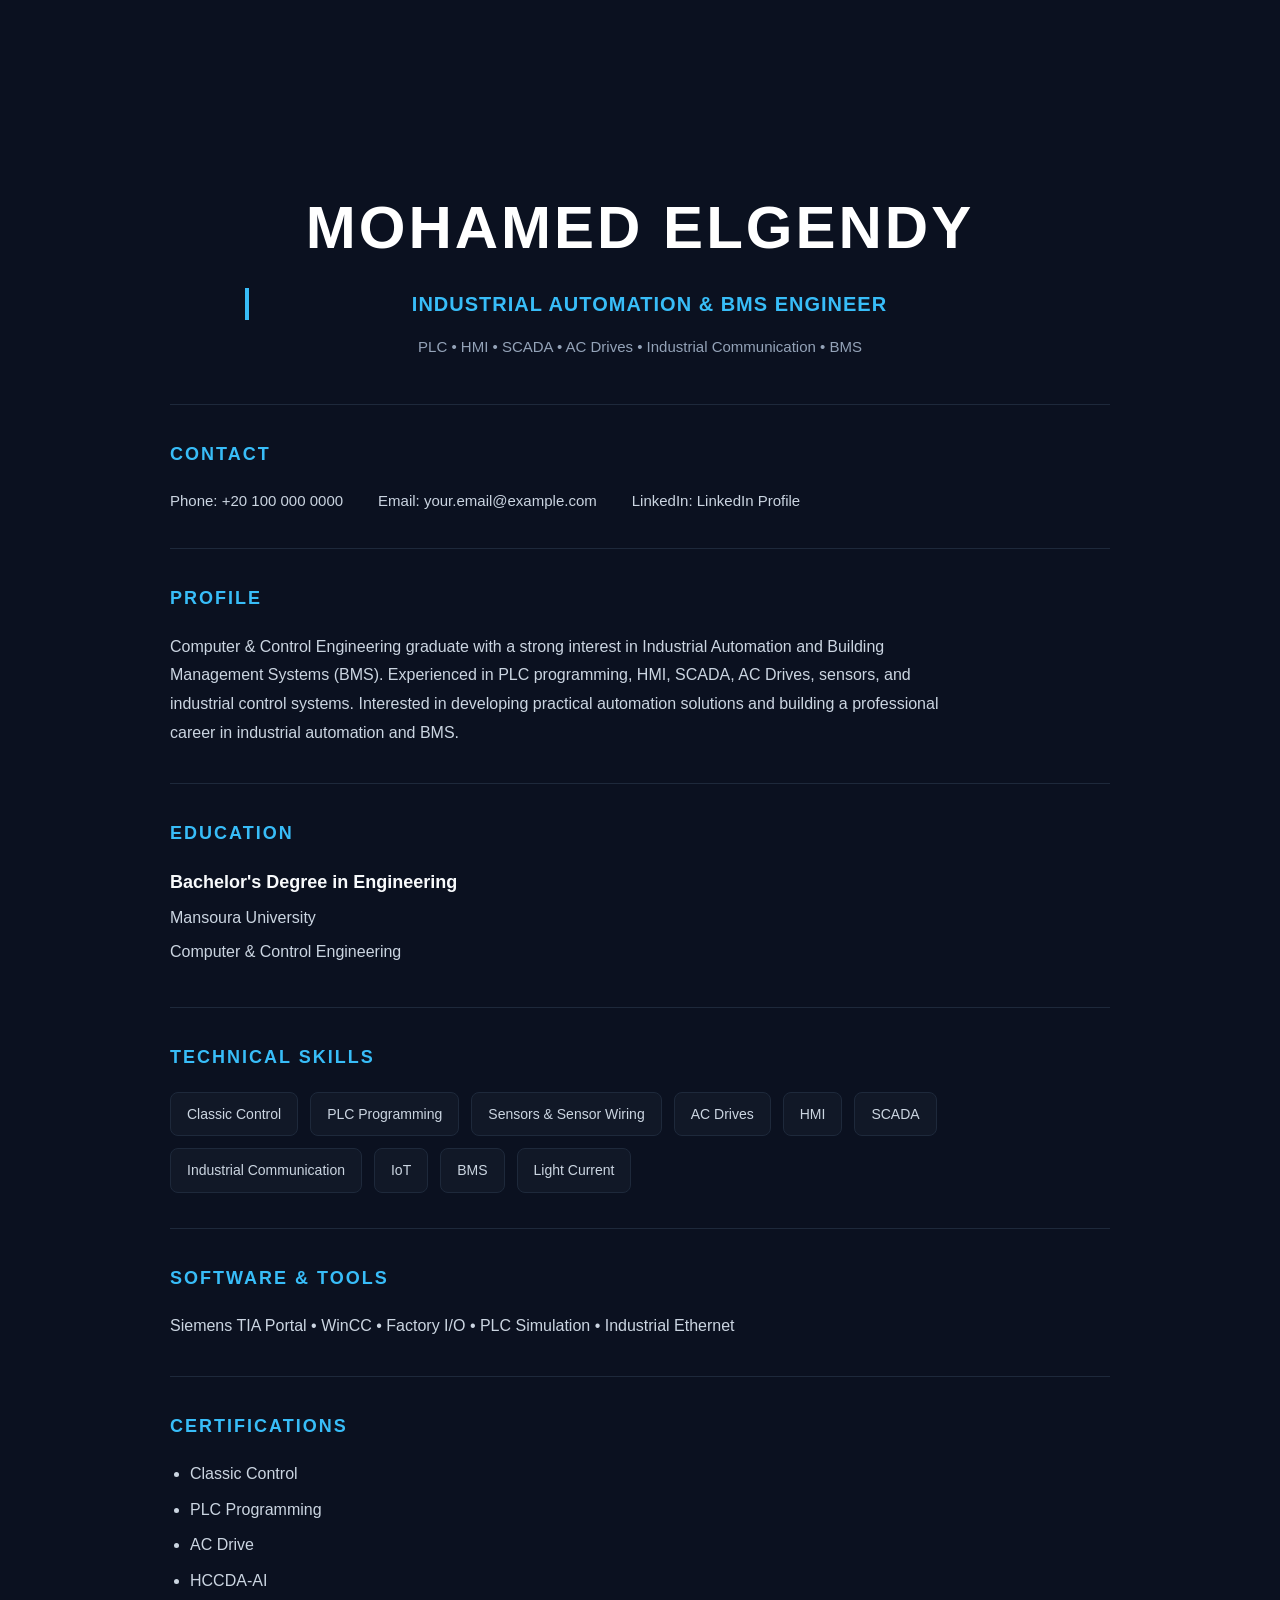
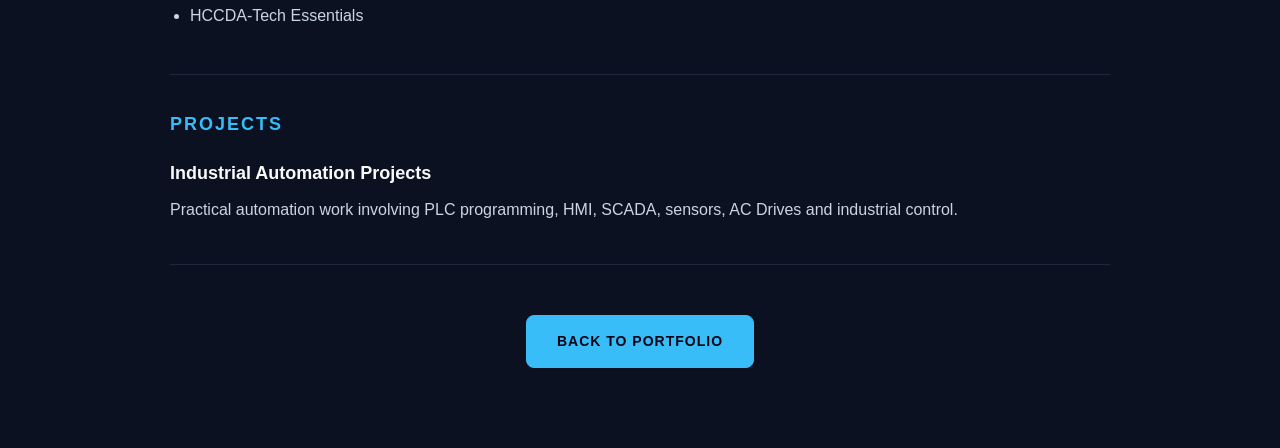
<file: cv.html>
<!DOCTYPE html>
<html lang="en">

<head>

    <meta charset="UTF-8">

    <meta name="viewport" content="width=device-width, initial-scale=1.0">

    <title>Mohamed ElGendy | CV</title>

    <link rel="stylesheet" href="style.css">

</head>


<body>

    <main class="cv-page">

        <!-- Header -->

        <section class="cv-header">

            <h1>
                MOHAMED ELGENDY
            </h1>

            <h2>
                INDUSTRIAL AUTOMATION & BMS ENGINEER
            </h2>

            <p>
                PLC • HMI • SCADA • AC Drives • Industrial Communication • BMS
            </p>

        </section>


        <!-- Contact -->

        <section class="cv-section">

            <h3>
                CONTACT
            </h3>

            <div class="cv-contact">

                <span>
                    Phone: +20 100 000 0000
                </span>

                <span>
                    Email: your.email@example.com
                </span>

                <span>
                    LinkedIn: LinkedIn Profile
                </span>

            </div>

        </section>


        <!-- Profile -->

        <section class="cv-section">

            <h3>
                PROFILE
            </h3>

            <p>
                Computer & Control Engineering graduate with a strong interest
                in Industrial Automation and Building Management Systems (BMS).
                Experienced in PLC programming, HMI, SCADA, AC Drives, sensors,
                and industrial control systems. Interested in developing
                practical automation solutions and building a professional
                career in industrial automation and BMS.
            </p>

        </section>


        <!-- Education -->

        <section class="cv-section">

            <h3>
                EDUCATION
            </h3>

            <div class="cv-item">

                <h4>
                    Bachelor's Degree in Engineering
                </h4>

                <p>
                    Mansoura University
                </p>

                <p>
                    Computer & Control Engineering
                </p>

            </div>

        </section>


        <!-- Technical Skills -->

        <section class="cv-section">

            <h3>
                TECHNICAL SKILLS
            </h3>

            <div class="cv-skills">

                <span>Classic Control</span>

                <span>PLC Programming</span>

                <span>Sensors & Sensor Wiring</span>

                <span>AC Drives</span>

                <span>HMI</span>

                <span>SCADA</span>

                <span>Industrial Communication</span>

                <span>IoT</span>

                <span>BMS</span>

                <span>Light Current</span>

            </div>

        </section>


        <!-- Software & Tools -->

        <section class="cv-section">

            <h3>
                SOFTWARE & TOOLS
            </h3>

            <p>
                Siemens TIA Portal • WinCC • Factory I/O • PLC Simulation
                • Industrial Ethernet
            </p>

        </section>


        <!-- Certifications -->

        <section class="cv-section">

            <h3>
                CERTIFICATIONS
            </h3>

            <ul>

                <li>
                    Classic Control
                </li>

                <li>
                    PLC Programming
                </li>

                <li>
                    AC Drive
                </li>

                <li>
                    HCCDA-AI
                </li>

                <li>
                    HCCDA-Tech Essentials
                </li>

            </ul>

        </section>


        <!-- Projects -->

        <section class="cv-section">

            <h3>
                PROJECTS
            </h3>

            <div class="cv-item">

                <h4>
                    Industrial Automation Projects
                </h4>

                <p>
                    Practical automation work involving PLC programming,
                    HMI, SCADA, sensors, AC Drives and industrial control.
                </p>

            </div>

        </section>


        <!-- Back -->

        <div class="cv-actions-page">

            <a href="index.html" class="cv-button">
                BACK TO PORTFOLIO
            </a>

        </div>

    </main>

</body>

</html>
</file>
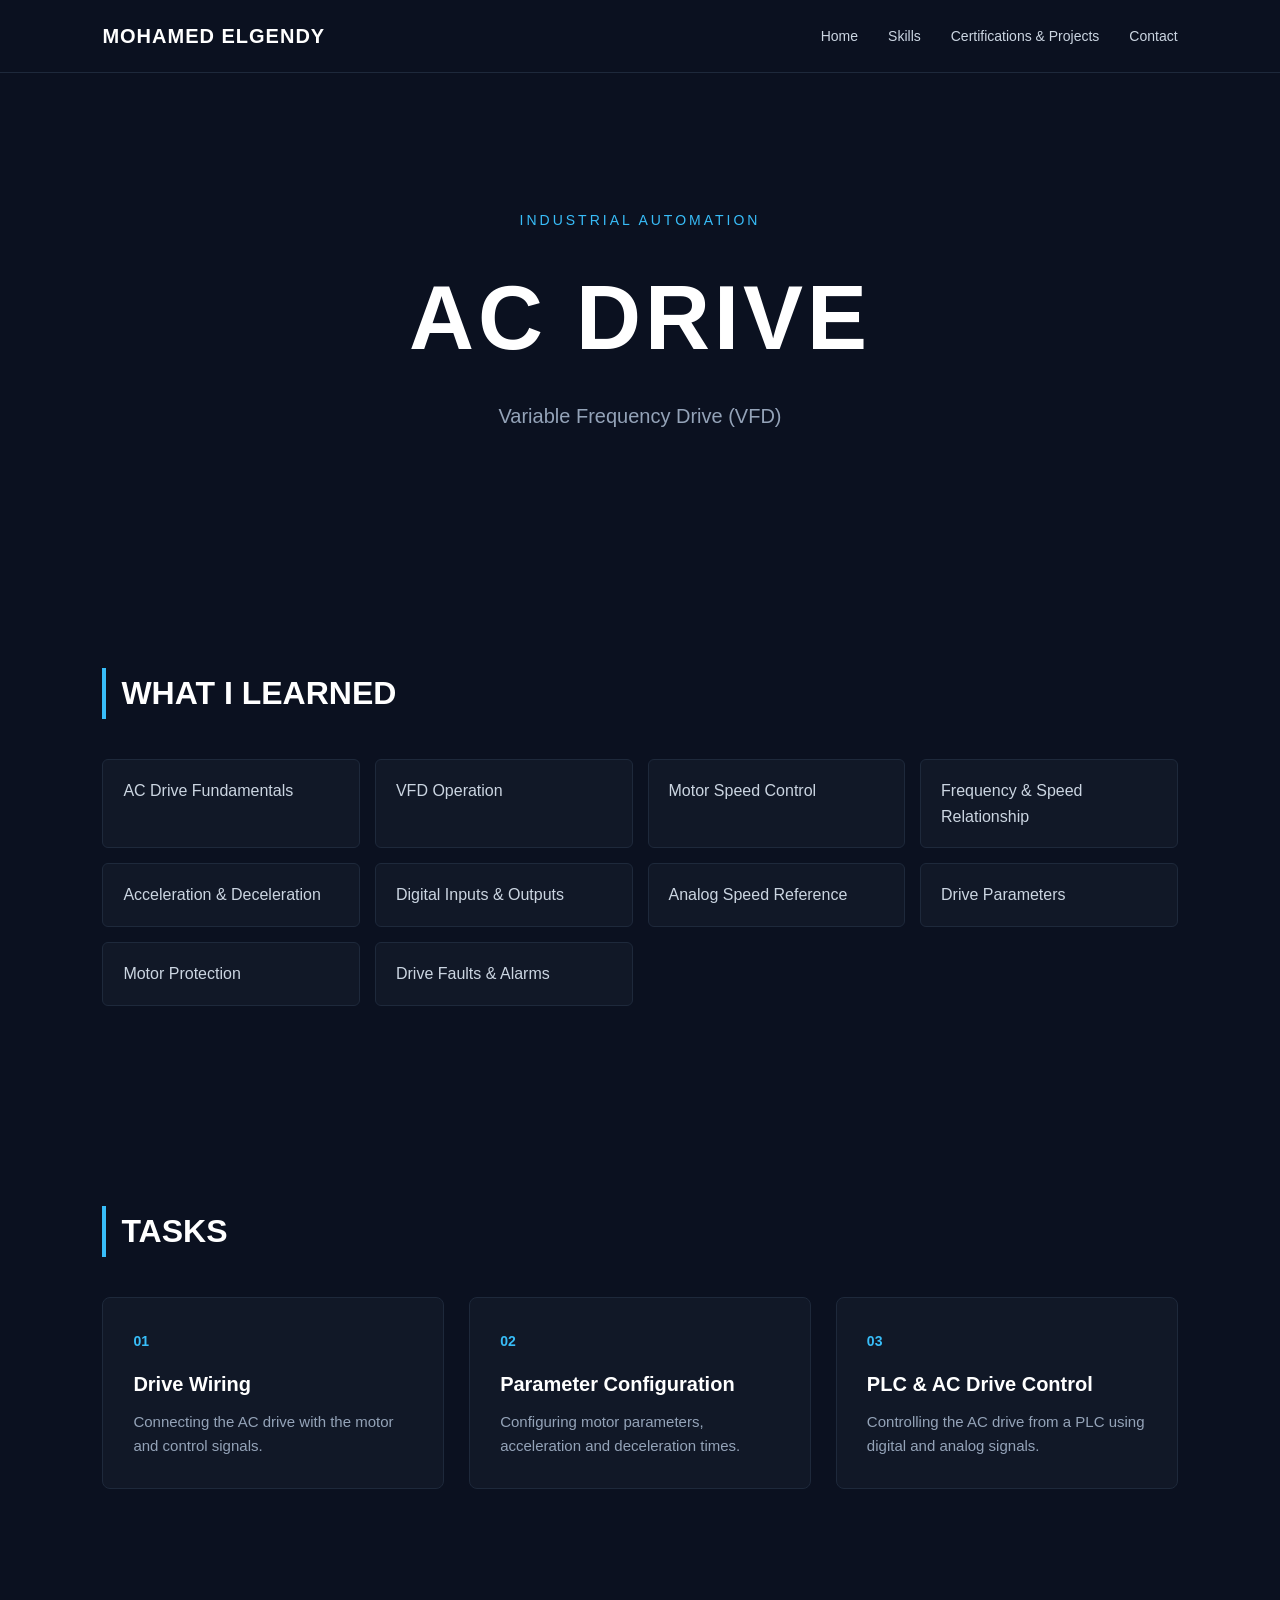
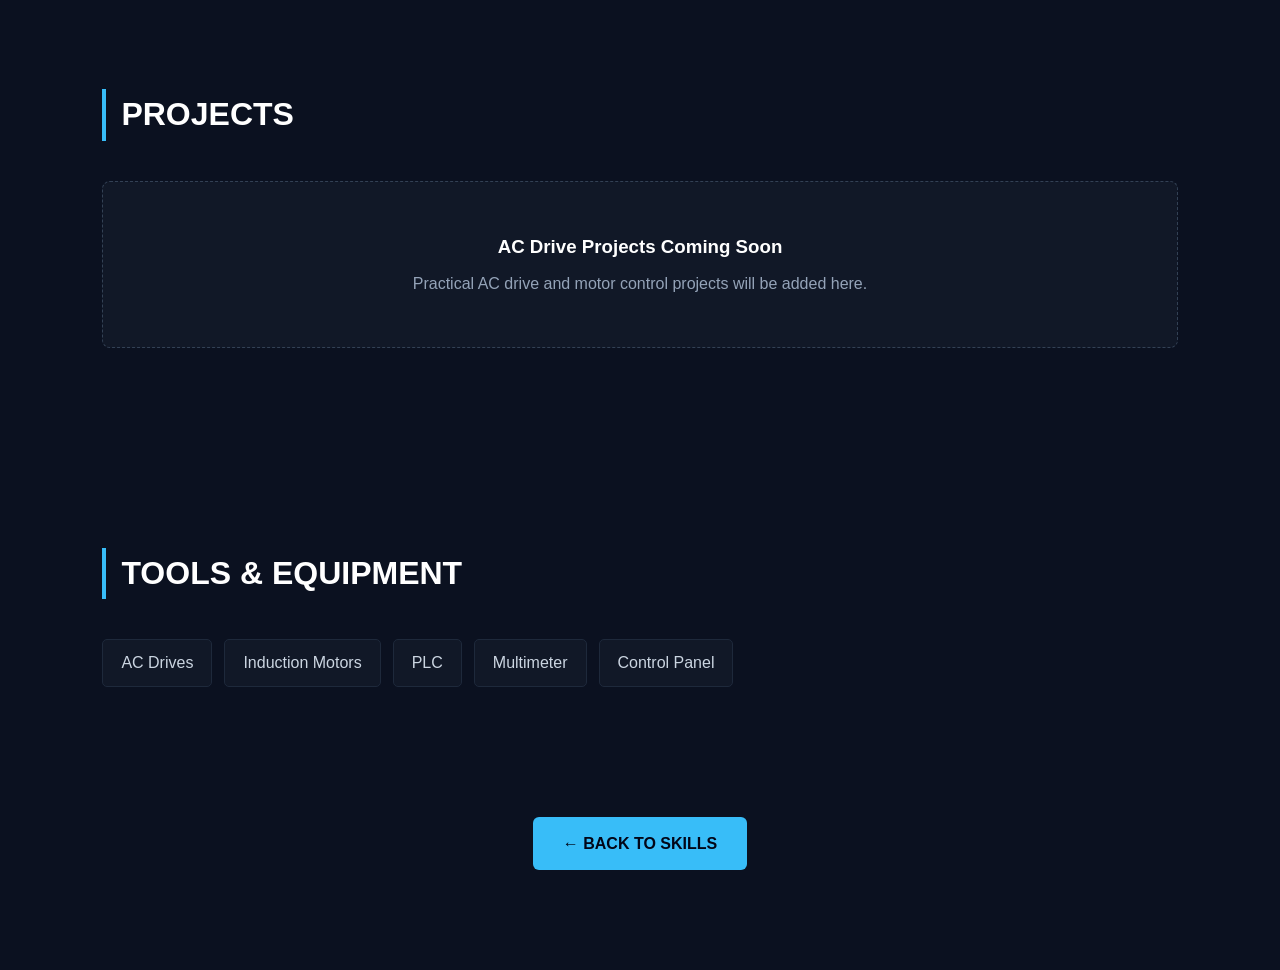
<file: skills/ac-drive.html>
<!DOCTYPE html>
<html lang="en">

<head>
    <meta charset="UTF-8">
    <meta name="viewport" content="width=device-width, initial-scale=1.0">

    <title>AC Drive | Mohamed ElGendy</title>

    <link rel="stylesheet" href="../style.css">
</head>

<body>

    <nav>

        <div class="logo">
            MOHAMED ELGENDY
        </div>

        <div class="nav-links">
            <a href="../index.html">Home</a>
            <a href="../index.html#skills">Skills</a>
            <a href="../index.html#projects">Certifications & Projects</a>

            <a href="../index.html#contact">Contact</a>
        </div>

    </nav>


    <!-- Skill Hero -->

    <header class="skill-hero">

        <p class="hero-small">
            INDUSTRIAL AUTOMATION
        </p>

        <h1>AC DRIVE</h1>

        <p>
            Variable Frequency Drive (VFD)
        </p>

    </header>


    <!-- What I Learned -->

    <section>

        <h2>WHAT I LEARNED</h2>

        <div class="learning-list">

            <div>AC Drive Fundamentals</div>

            <div>VFD Operation</div>

            <div>Motor Speed Control</div>

            <div>Frequency & Speed Relationship</div>

            <div>Acceleration & Deceleration</div>

            <div>Digital Inputs & Outputs</div>

            <div>Analog Speed Reference</div>

            <div>Drive Parameters</div>

            <div>Motor Protection</div>

            <div>Drive Faults & Alarms</div>

        </div>

    </section>


    <!-- Tasks -->

    <section>

        <h2>TASKS</h2>

        <div class="task-container">

            <div class="task-card">

                <span>01</span>

                <h3>Drive Wiring</h3>

                <p>
                    Connecting the AC drive with the
                    motor and control signals.
                </p>

            </div>


            <div class="task-card">

                <span>02</span>

                <h3>Parameter Configuration</h3>

                <p>
                    Configuring motor parameters,
                    acceleration and deceleration times.
                </p>

            </div>


            <div class="task-card">

                <span>03</span>

                <h3>PLC & AC Drive Control</h3>

                <p>
                    Controlling the AC drive from a PLC
                    using digital and analog signals.
                </p>

            </div>

        </div>

    </section>


    <!-- Projects -->

    <section>

        <h2>PROJECTS</h2>

        <div class="project-placeholder">

            <h3>AC Drive Projects Coming Soon</h3>

            <p>
                Practical AC drive and motor control
                projects will be added here.
            </p>

        </div>

    </section>


    <!-- Tools -->

    <section>

        <h2>TOOLS & EQUIPMENT</h2>

        <div class="tools-list">

            <span>AC Drives</span>
            <span>Induction Motors</span>
            <span>PLC</span>
            <span>Multimeter</span>
            <span>Control Panel</span>

        </div>

    </section>


    <!-- Back -->

    <section class="back-section">

        <a href="../index.html#skills" class="hero-button">
            ← BACK TO SKILLS
        </a>

    </section>


</body>

</html>
</file>
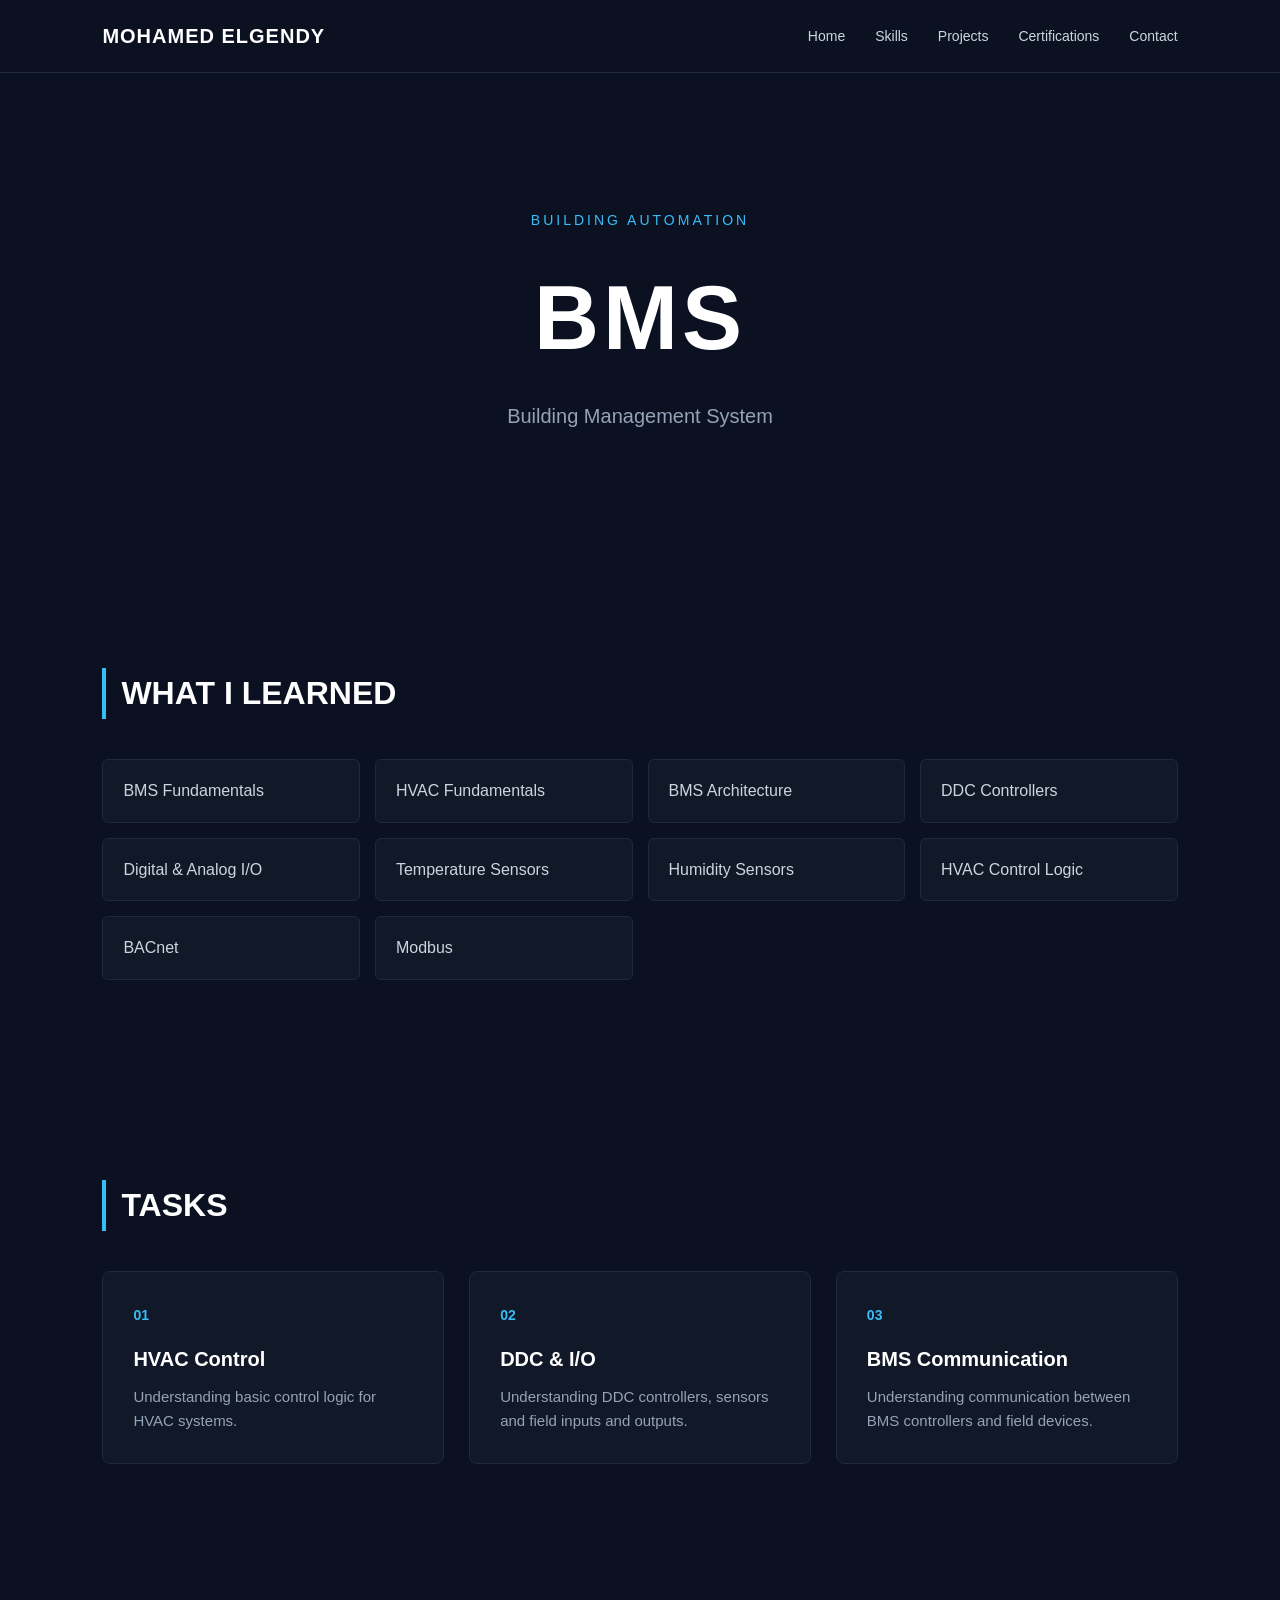
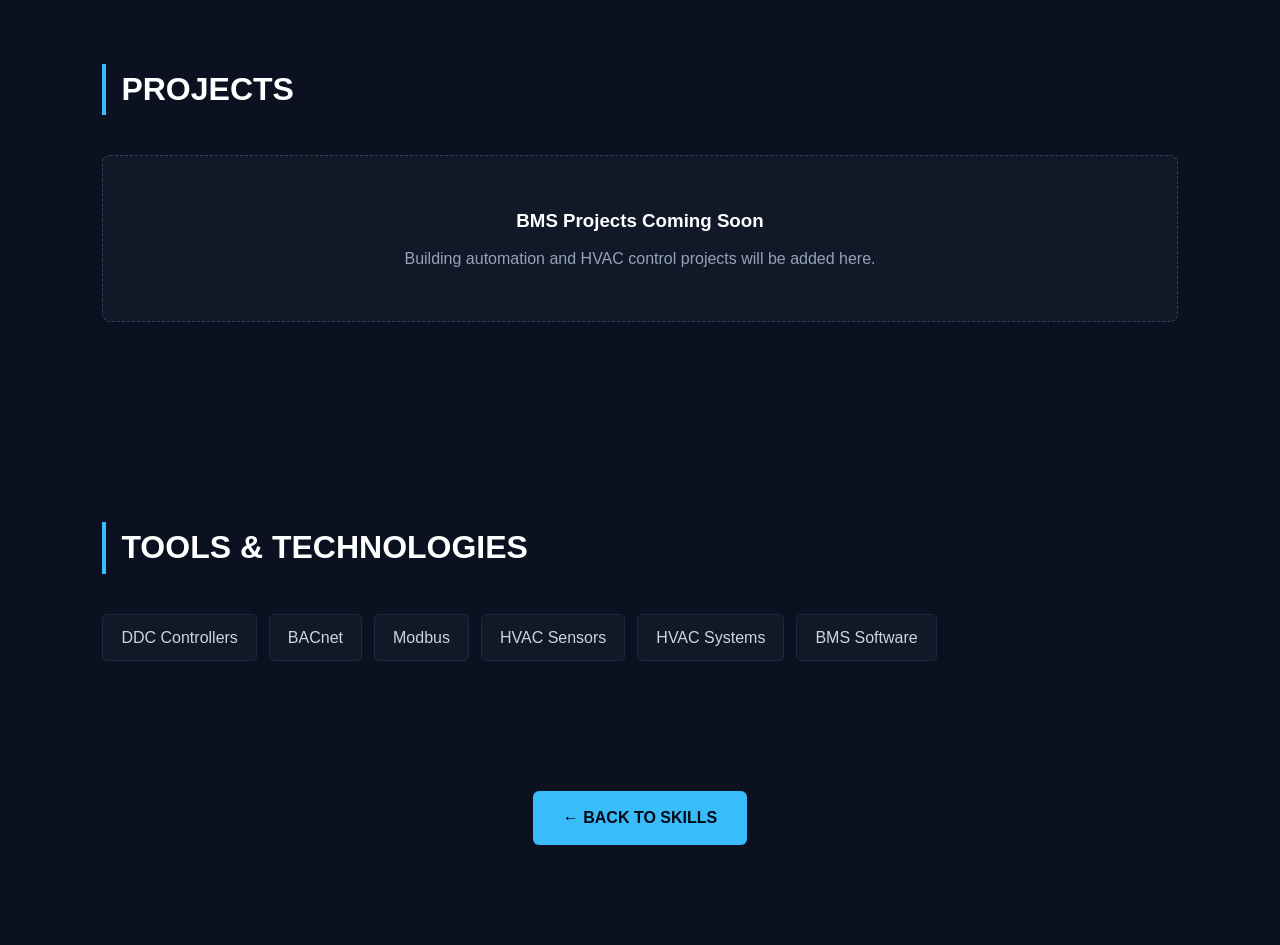
<file: skills/bms.html>
<!DOCTYPE html>
<html lang="en">

<head>

    <meta charset="UTF-8">
    <meta name="viewport" content="width=device-width, initial-scale=1.0">

    <title>BMS | Mohamed ElGendy</title>

    <link rel="stylesheet" href="../style.css">

</head>

<body>

    <nav>

        <div class="logo">
            MOHAMED ELGENDY
        </div>

        <div class="nav-links">
            <a href="../index.html">Home</a>
            <a href="../index.html#skills">Skills</a>
            <a href="../index.html#projects">Projects</a>
            <a href="../index.html#certifications">Certifications</a>
            <a href="../index.html#contact">Contact</a>
        </div>

    </nav>


    <header class="skill-hero">

        <p class="hero-small">
            BUILDING AUTOMATION
        </p>

        <h1>
            BMS
        </h1>

        <p>
            Building Management System
        </p>

    </header>


    <section>

        <h2>WHAT I LEARNED</h2>

        <div class="learning-list">

            <div>BMS Fundamentals</div>

            <div>HVAC Fundamentals</div>

            <div>BMS Architecture</div>

            <div>DDC Controllers</div>

            <div>Digital & Analog I/O</div>

            <div>Temperature Sensors</div>

            <div>Humidity Sensors</div>

            <div>HVAC Control Logic</div>

            <div>BACnet</div>

            <div>Modbus</div>

        </div>

    </section>


    <section>

        <h2>TASKS</h2>

        <div class="task-container">

            <div class="task-card">

                <span>01</span>

                <h3>HVAC Control</h3>

                <p>
                    Understanding basic control logic
                    for HVAC systems.
                </p>

            </div>


            <div class="task-card">

                <span>02</span>

                <h3>DDC & I/O</h3>

                <p>
                    Understanding DDC controllers,
                    sensors and field inputs and outputs.
                </p>

            </div>


            <div class="task-card">

                <span>03</span>

                <h3>BMS Communication</h3>

                <p>
                    Understanding communication between
                    BMS controllers and field devices.
                </p>

            </div>

        </div>

    </section>


    <section>

        <h2>PROJECTS</h2>

        <div class="project-placeholder">

            <h3>
                BMS Projects Coming Soon
            </h3>

            <p>
                Building automation and HVAC
                control projects will be added here.
            </p>

        </div>

    </section>


    <section>

        <h2>TOOLS & TECHNOLOGIES</h2>

        <div class="tools-list">

            <span>DDC Controllers</span>
            <span>BACnet</span>
            <span>Modbus</span>
            <span>HVAC Sensors</span>
            <span>HVAC Systems</span>
            <span>BMS Software</span>

        </div>

    </section>


    <section class="back-section">

        <a href="../index.html#skills" class="hero-button">
            ← BACK TO SKILLS
        </a>

    </section>


</body>

</html>
</file>
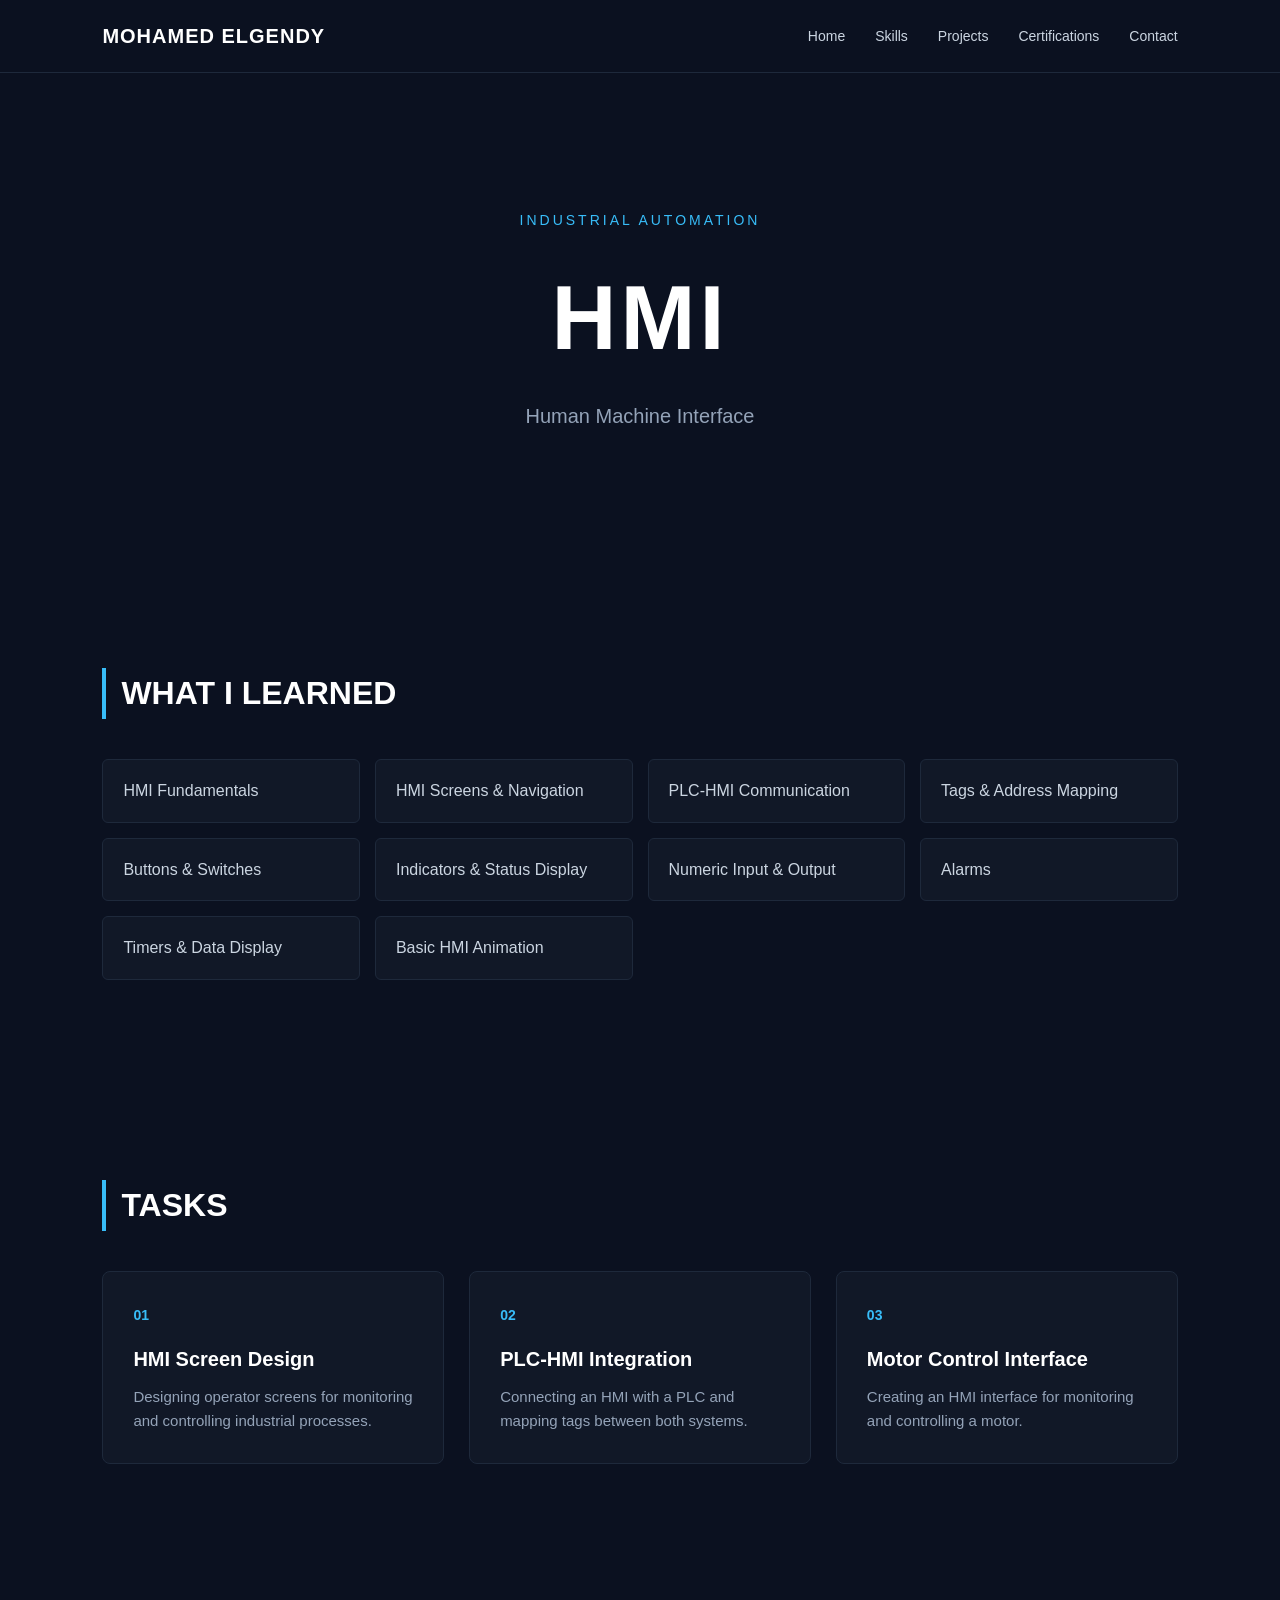
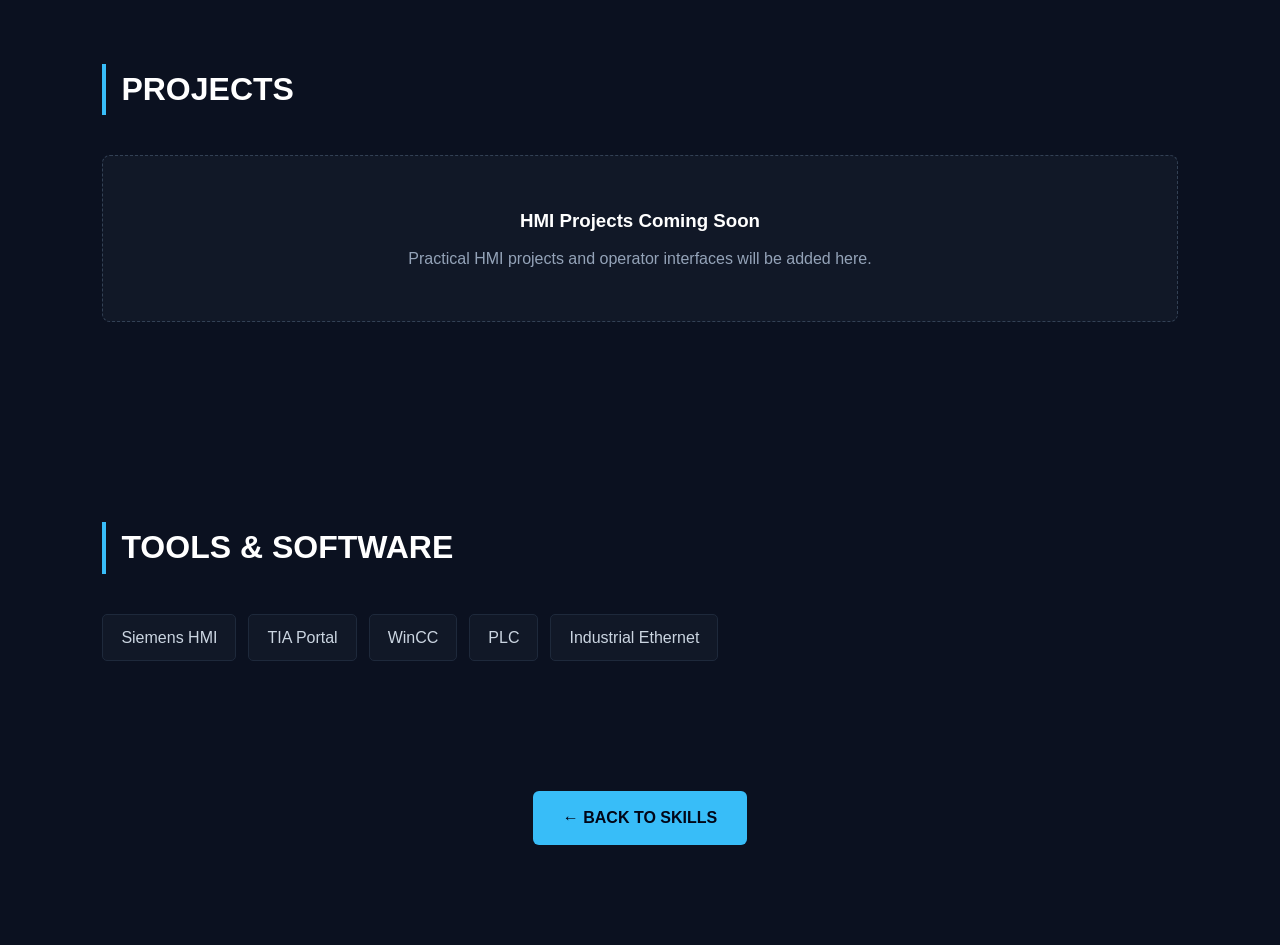
<file: skills/hmi.html>
<!DOCTYPE html>
<html lang="en">

<head>

    <meta charset="UTF-8">
    <meta name="viewport" content="width=device-width, initial-scale=1.0">

    <title>HMI | Mohamed ElGendy</title>

    <link rel="stylesheet" href="../style.css">

</head>


<body>


    <!-- Navigation -->

    <nav>

        <div class="logo">
            MOHAMED ELGENDY
        </div>

        <div class="nav-links">

            <a href="../index.html">Home</a>
            <a href="../index.html#skills">Skills</a>
            <a href="../index.html#projects">Projects</a>
            <a href="../index.html#certifications">Certifications</a>
            <a href="../index.html#contact">Contact</a>

        </div>

    </nav>



    <!-- Skill Hero -->

    <header class="skill-hero">

        <p class="hero-small">
            INDUSTRIAL AUTOMATION
        </p>

        <h1>
            HMI
        </h1>

        <p>
            Human Machine Interface
        </p>

    </header>



    <!-- What I Learned -->

    <section>

        <h2>
            WHAT I LEARNED
        </h2>


        <div class="learning-list">

            <div>HMI Fundamentals</div>

            <div>HMI Screens & Navigation</div>

            <div>PLC-HMI Communication</div>

            <div>Tags & Address Mapping</div>

            <div>Buttons & Switches</div>

            <div>Indicators & Status Display</div>

            <div>Numeric Input & Output</div>

            <div>Alarms</div>

            <div>Timers & Data Display</div>

            <div>Basic HMI Animation</div>

        </div>

    </section>



    <!-- Tasks -->

    <section>

        <h2>
            TASKS
        </h2>


        <div class="task-container">


            <div class="task-card">

                <span>01</span>

                <h3>
                    HMI Screen Design
                </h3>

                <p>
                    Designing operator screens for
                    monitoring and controlling industrial processes.
                </p>

            </div>


            <div class="task-card">

                <span>02</span>

                <h3>
                    PLC-HMI Integration
                </h3>

                <p>
                    Connecting an HMI with a PLC and
                    mapping tags between both systems.
                </p>

            </div>


            <div class="task-card">

                <span>03</span>

                <h3>
                    Motor Control Interface
                </h3>

                <p>
                    Creating an HMI interface for
                    monitoring and controlling a motor.
                </p>

            </div>


        </div>

    </section>



    <!-- Projects -->

    <section>

        <h2>
            PROJECTS
        </h2>


        <div class="project-placeholder">

            <h3>
                HMI Projects Coming Soon
            </h3>

            <p>
                Practical HMI projects and
                operator interfaces will be added here.
            </p>

        </div>

    </section>



    <!-- Tools -->

    <section>

        <h2>
            TOOLS & SOFTWARE
        </h2>


        <div class="tools-list">

            <span>Siemens HMI</span>

            <span>TIA Portal</span>

            <span>WinCC</span>

            <span>PLC</span>

            <span>Industrial Ethernet</span>

        </div>

    </section>



    <!-- Back -->

    <section class="back-section">

        <a href="../index.html#skills" class="hero-button">
            ← BACK TO SKILLS
        </a>

    </section>



</body>

</html>
</file>
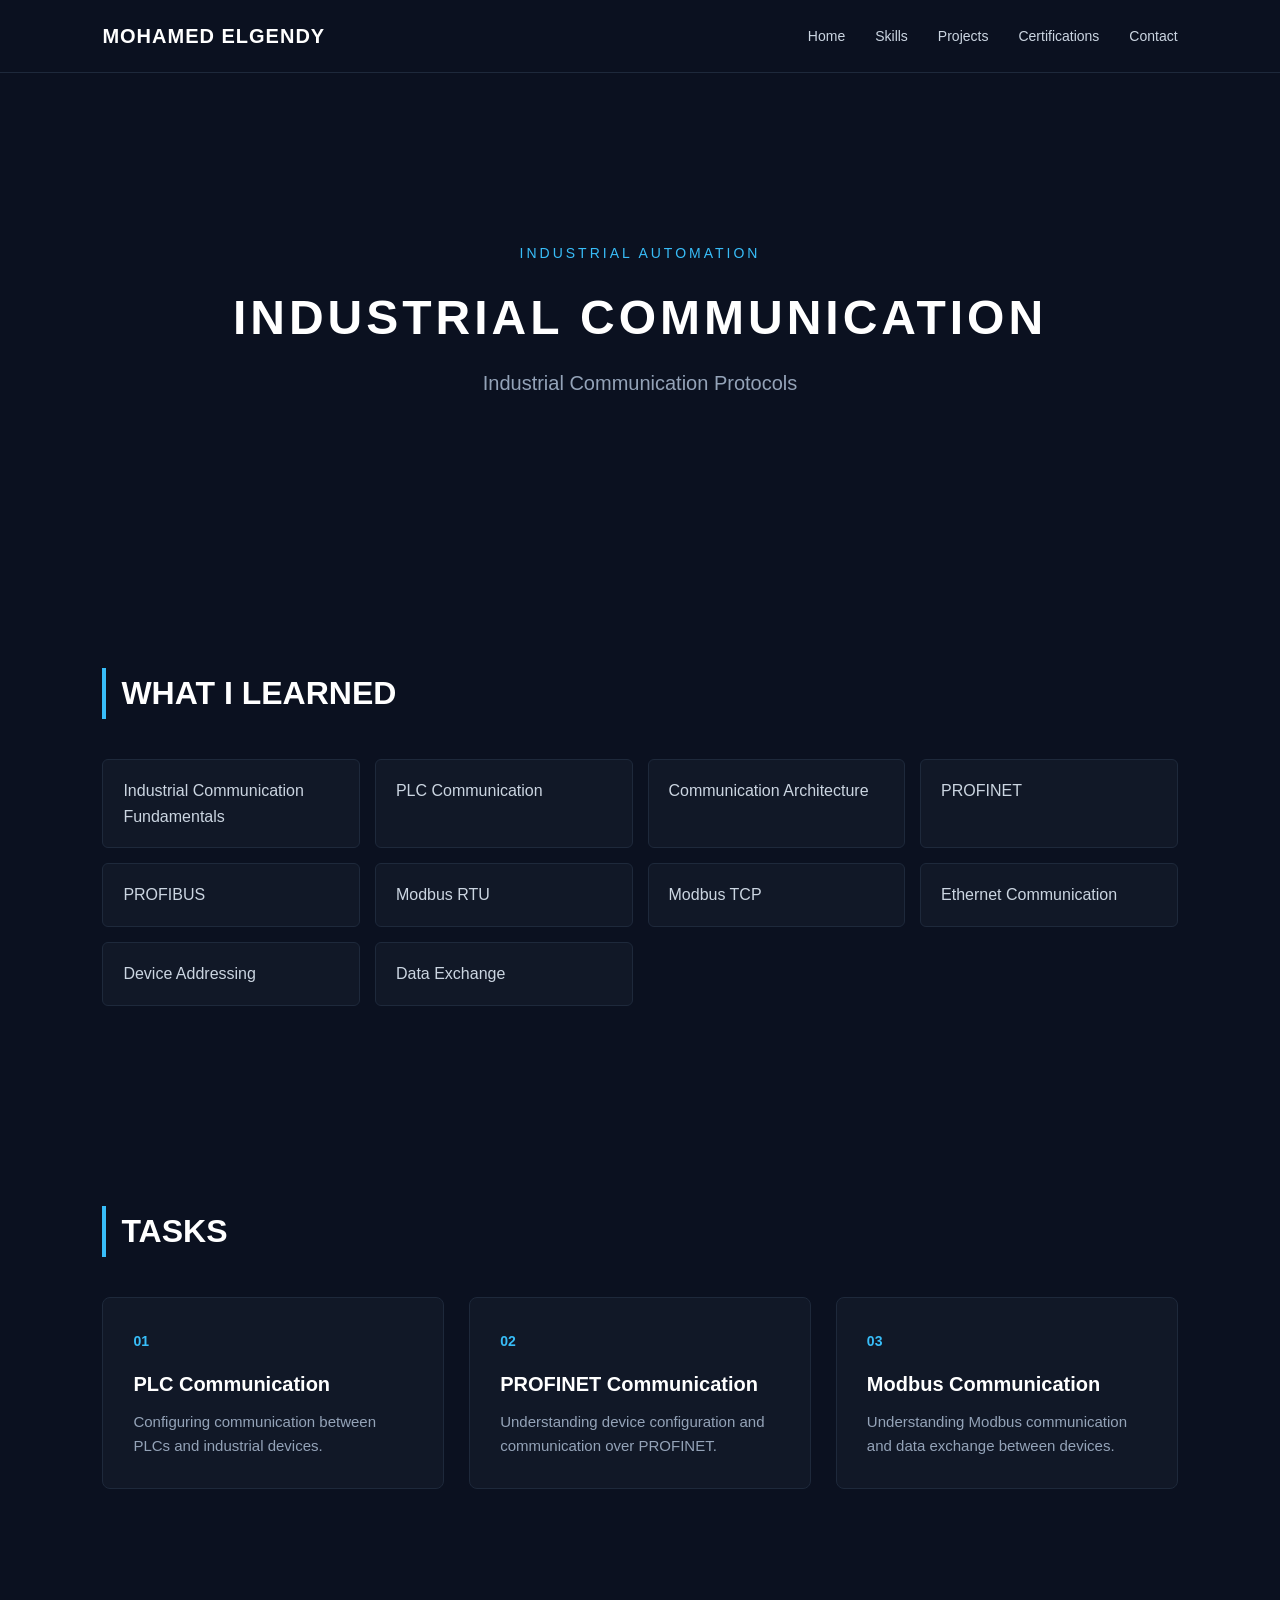
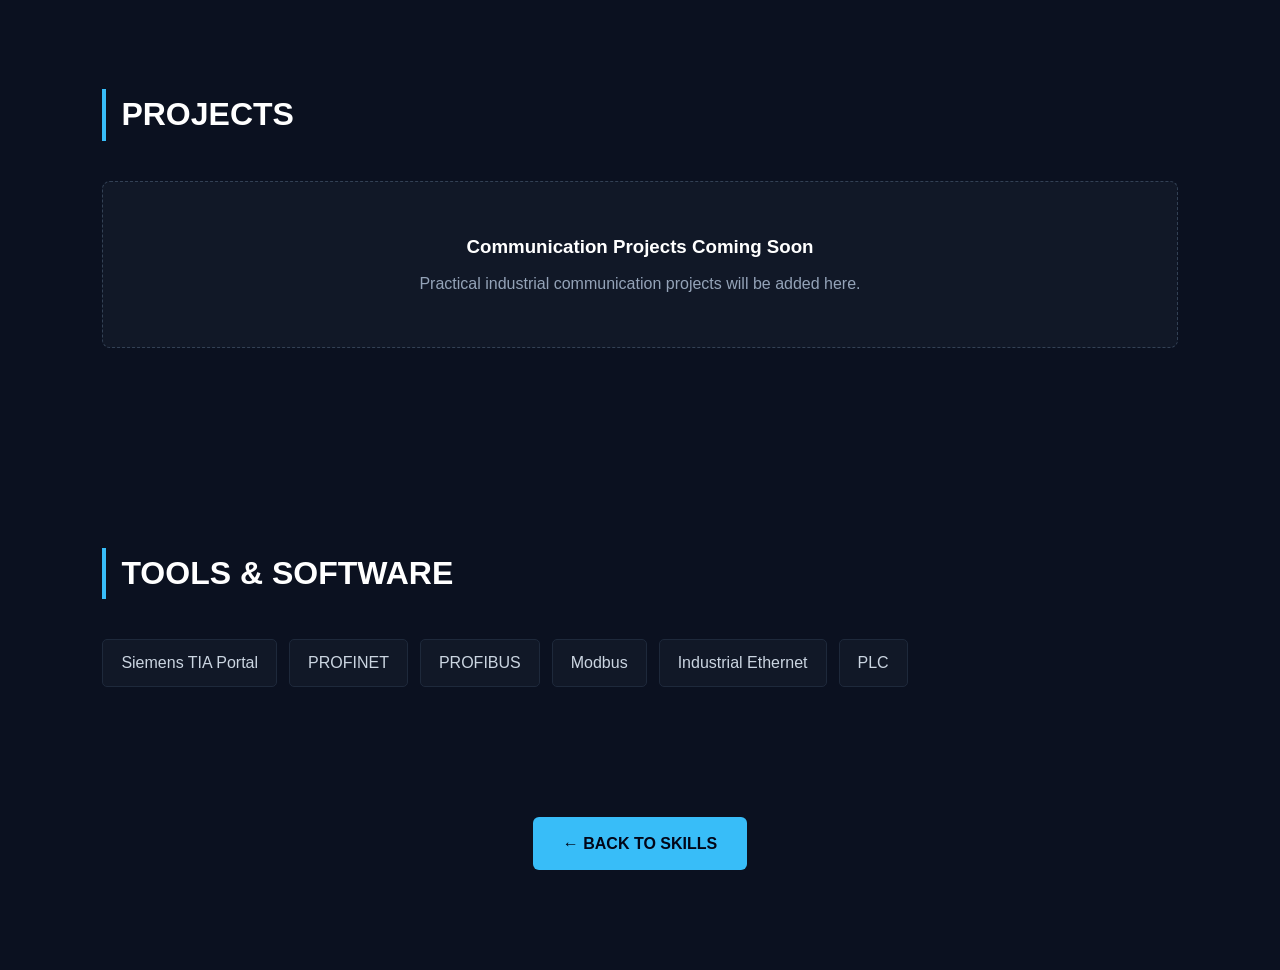
<file: skills/industrial-communication.html>
<!DOCTYPE html>
<html lang="en">

<head>

    <meta charset="UTF-8">
    <meta name="viewport" content="width=device-width, initial-scale=1.0">

    <title>Industrial Communication | Mohamed ElGendy</title>

    <link rel="stylesheet" href="../style.css">

    <style>
        /* =========================
           INDUSTRIAL COMMUNICATION TITLE
        ========================= */

        .communication-title {
            font-size: 48px !important;
        }

        @media (max-width: 768px) {

            .communication-title {
                font-size: 36px !important;
            }

        }
    </style>

</head>

<body>

    <nav>

        <div class="logo">
            MOHAMED ELGENDY
        </div>

        <div class="nav-links">
            <a href="../index.html">Home</a>
            <a href="../index.html#skills">Skills</a>
            <a href="../index.html#projects">Projects</a>
            <a href="../index.html#certifications">Certifications</a>
            <a href="../index.html#contact">Contact</a>
        </div>

    </nav>


    <header class="skill-hero">

        <p class="hero-small">
            INDUSTRIAL AUTOMATION
        </p>

        <h1 class="communication-title">
            INDUSTRIAL COMMUNICATION
        </h1>

        <p>
            Industrial Communication Protocols
        </p>

    </header>


    <section>

        <h2>WHAT I LEARNED</h2>

        <div class="learning-list">

            <div>Industrial Communication Fundamentals</div>

            <div>PLC Communication</div>

            <div>Communication Architecture</div>

            <div>PROFINET</div>

            <div>PROFIBUS</div>

            <div>Modbus RTU</div>

            <div>Modbus TCP</div>

            <div>Ethernet Communication</div>

            <div>Device Addressing</div>

            <div>Data Exchange</div>

        </div>

    </section>


    <section>

        <h2>TASKS</h2>

        <div class="task-container">

            <div class="task-card">

                <span>01</span>

                <h3>PLC Communication</h3>

                <p>
                    Configuring communication between
                    PLCs and industrial devices.
                </p>

            </div>


            <div class="task-card">

                <span>02</span>

                <h3>PROFINET Communication</h3>

                <p>
                    Understanding device configuration
                    and communication over PROFINET.
                </p>

            </div>


            <div class="task-card">

                <span>03</span>

                <h3>Modbus Communication</h3>

                <p>
                    Understanding Modbus communication
                    and data exchange between devices.
                </p>

            </div>

        </div>

    </section>


    <section>

        <h2>PROJECTS</h2>

        <div class="project-placeholder">

            <h3>
                Communication Projects Coming Soon
            </h3>

            <p>
                Practical industrial communication
                projects will be added here.
            </p>

        </div>

    </section>


    <section>

        <h2>TOOLS & SOFTWARE</h2>

        <div class="tools-list">

            <span>Siemens TIA Portal</span>

            <span>PROFINET</span>

            <span>PROFIBUS</span>

            <span>Modbus</span>

            <span>Industrial Ethernet</span>

            <span>PLC</span>

        </div>

    </section>


    <section class="back-section">

        <a href="../index.html#skills" class="hero-button">
            ← BACK TO SKILLS
        </a>

    </section>


</body>

</html>
</file>
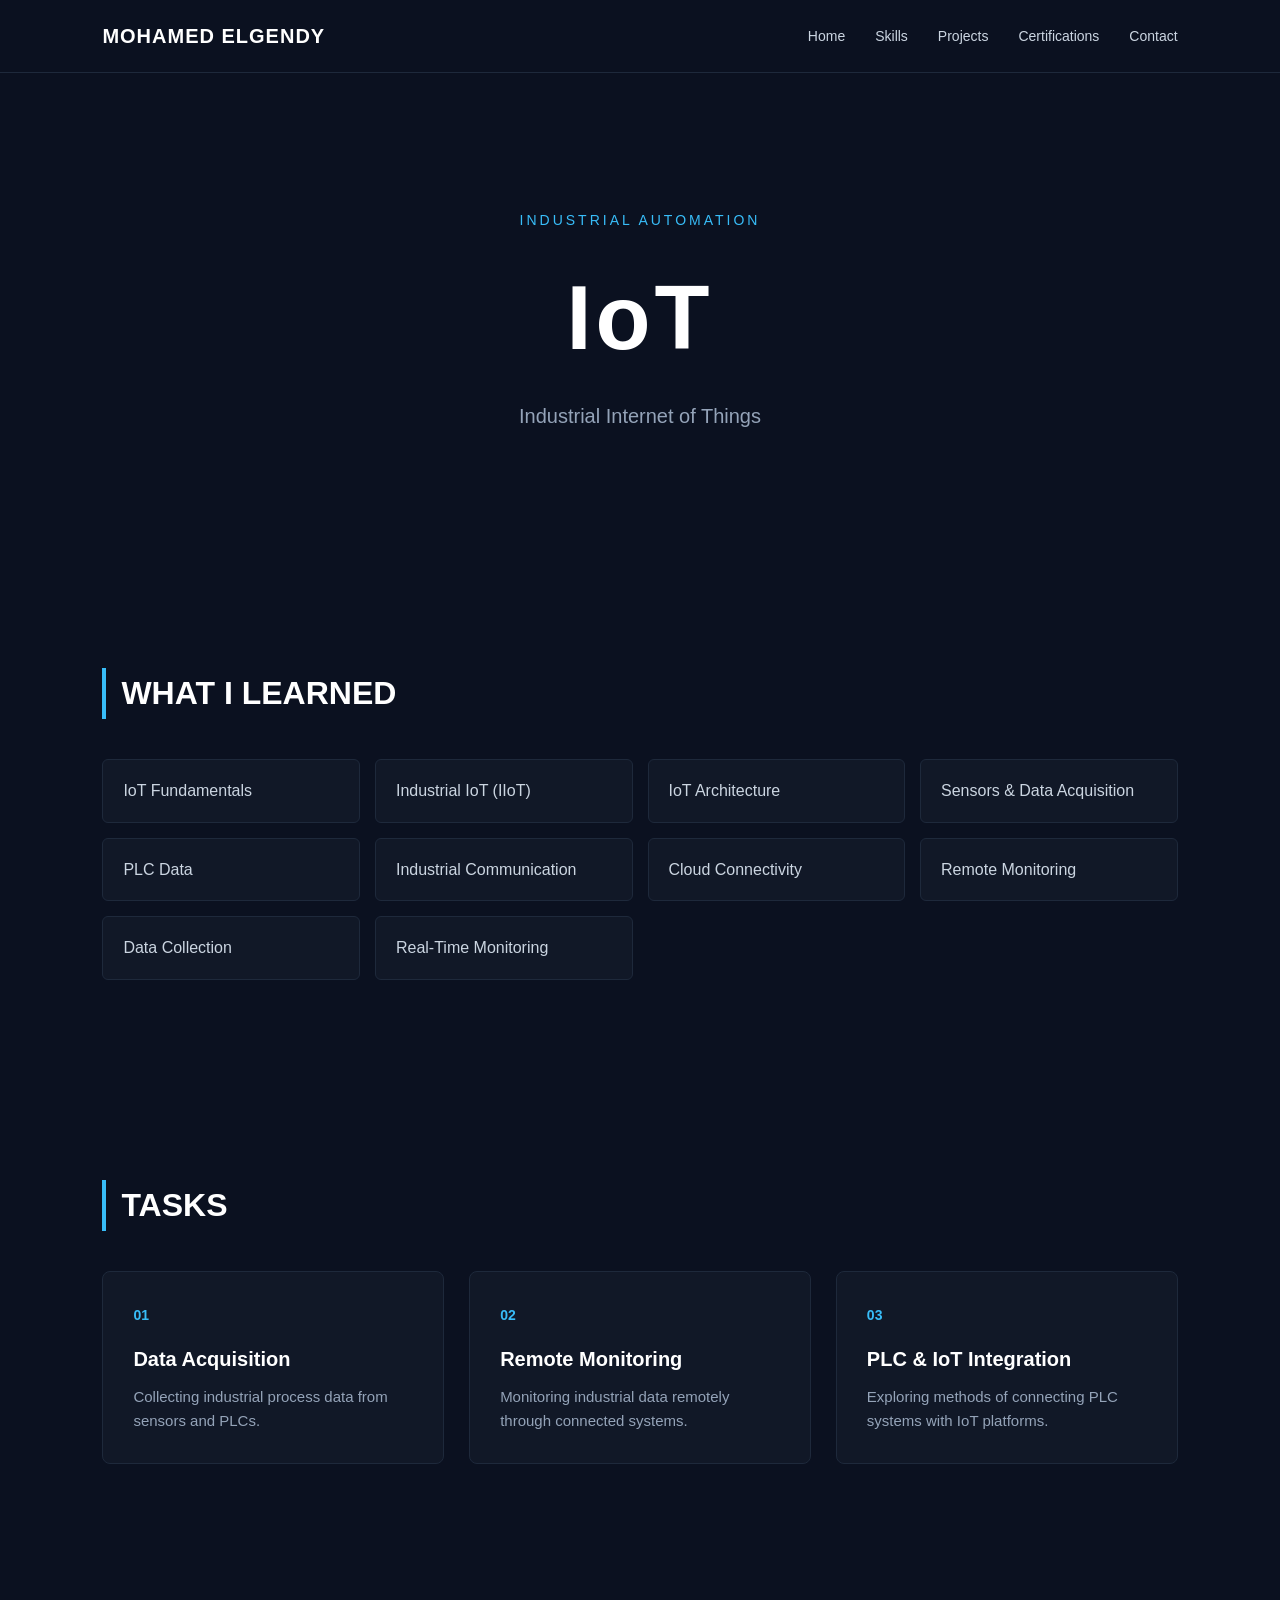
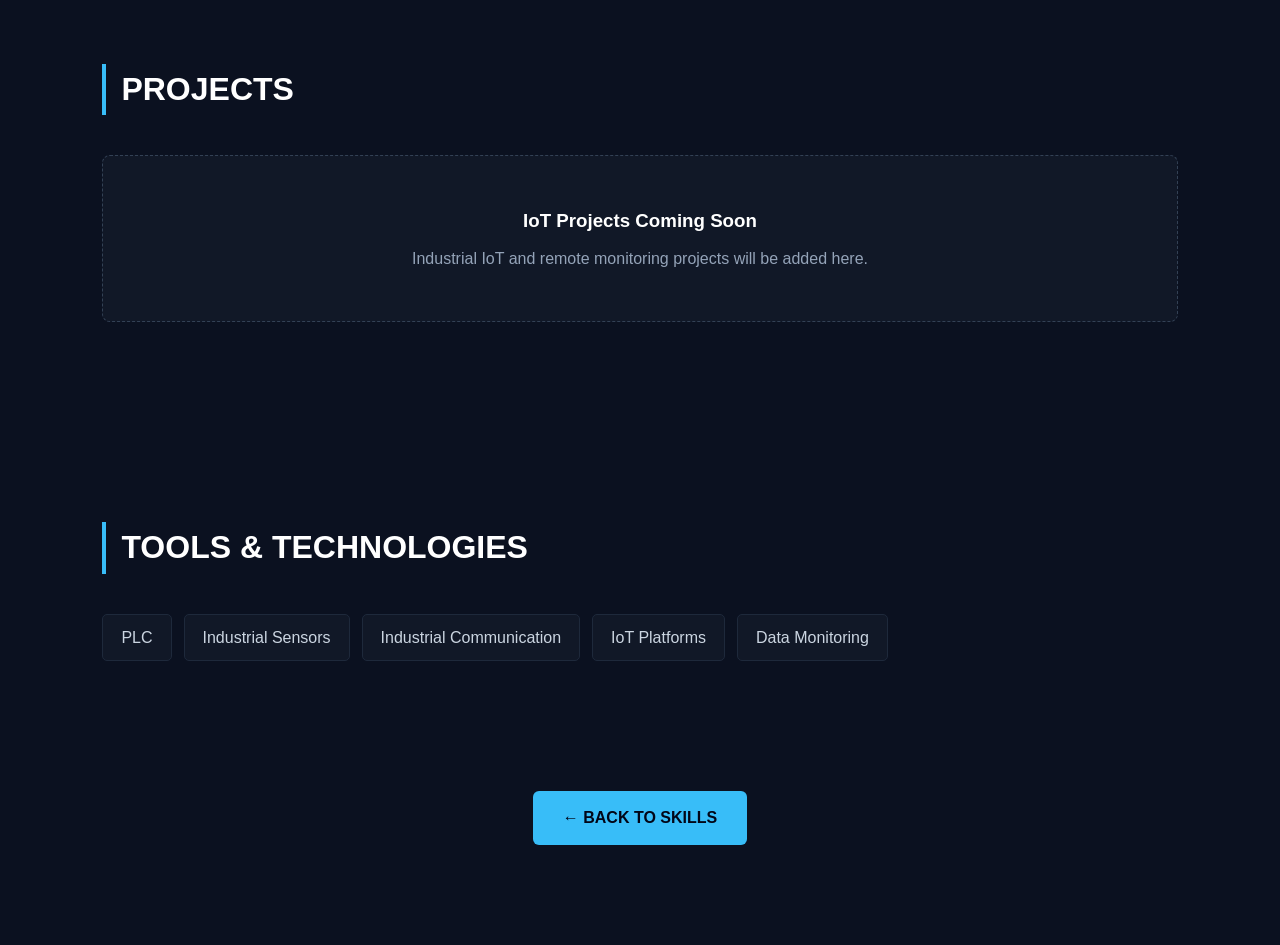
<file: skills/iot.html>
<!DOCTYPE html>
<html lang="en">

<head>

    <meta charset="UTF-8">
    <meta name="viewport" content="width=device-width, initial-scale=1.0">

    <title>IoT | Mohamed ElGendy</title>

    <link rel="stylesheet" href="../style.css">

</head>

<body>

    <nav>

        <div class="logo">
            MOHAMED ELGENDY
        </div>

        <div class="nav-links">
            <a href="../index.html">Home</a>
            <a href="../index.html#skills">Skills</a>
            <a href="../index.html#projects">Projects</a>
            <a href="../index.html#certifications">Certifications</a>
            <a href="../index.html#contact">Contact</a>
        </div>

    </nav>


    <header class="skill-hero">

        <p class="hero-small">
            INDUSTRIAL AUTOMATION
        </p>

        <h1>
            IoT
        </h1>

        <p>
            Industrial Internet of Things
        </p>

    </header>


    <section>

        <h2>WHAT I LEARNED</h2>

        <div class="learning-list">

            <div>IoT Fundamentals</div>

            <div>Industrial IoT (IIoT)</div>

            <div>IoT Architecture</div>

            <div>Sensors & Data Acquisition</div>

            <div>PLC Data</div>

            <div>Industrial Communication</div>

            <div>Cloud Connectivity</div>

            <div>Remote Monitoring</div>

            <div>Data Collection</div>

            <div>Real-Time Monitoring</div>

        </div>

    </section>


    <section>

        <h2>TASKS</h2>

        <div class="task-container">

            <div class="task-card">

                <span>01</span>

                <h3>Data Acquisition</h3>

                <p>
                    Collecting industrial process data
                    from sensors and PLCs.
                </p>

            </div>


            <div class="task-card">

                <span>02</span>

                <h3>Remote Monitoring</h3>

                <p>
                    Monitoring industrial data remotely
                    through connected systems.
                </p>

            </div>


            <div class="task-card">

                <span>03</span>

                <h3>PLC & IoT Integration</h3>

                <p>
                    Exploring methods of connecting
                    PLC systems with IoT platforms.
                </p>

            </div>

        </div>

    </section>


    <section>

        <h2>PROJECTS</h2>

        <div class="project-placeholder">

            <h3>
                IoT Projects Coming Soon
            </h3>

            <p>
                Industrial IoT and remote monitoring
                projects will be added here.
            </p>

        </div>

    </section>


    <section>

        <h2>TOOLS & TECHNOLOGIES</h2>

        <div class="tools-list">

            <span>PLC</span>
            <span>Industrial Sensors</span>
            <span>Industrial Communication</span>
            <span>IoT Platforms</span>
            <span>Data Monitoring</span>

        </div>

    </section>


    <section class="back-section">

        <a href="../index.html#skills" class="hero-button">
            ← BACK TO SKILLS
        </a>

    </section>


</body>

</html>
</file>
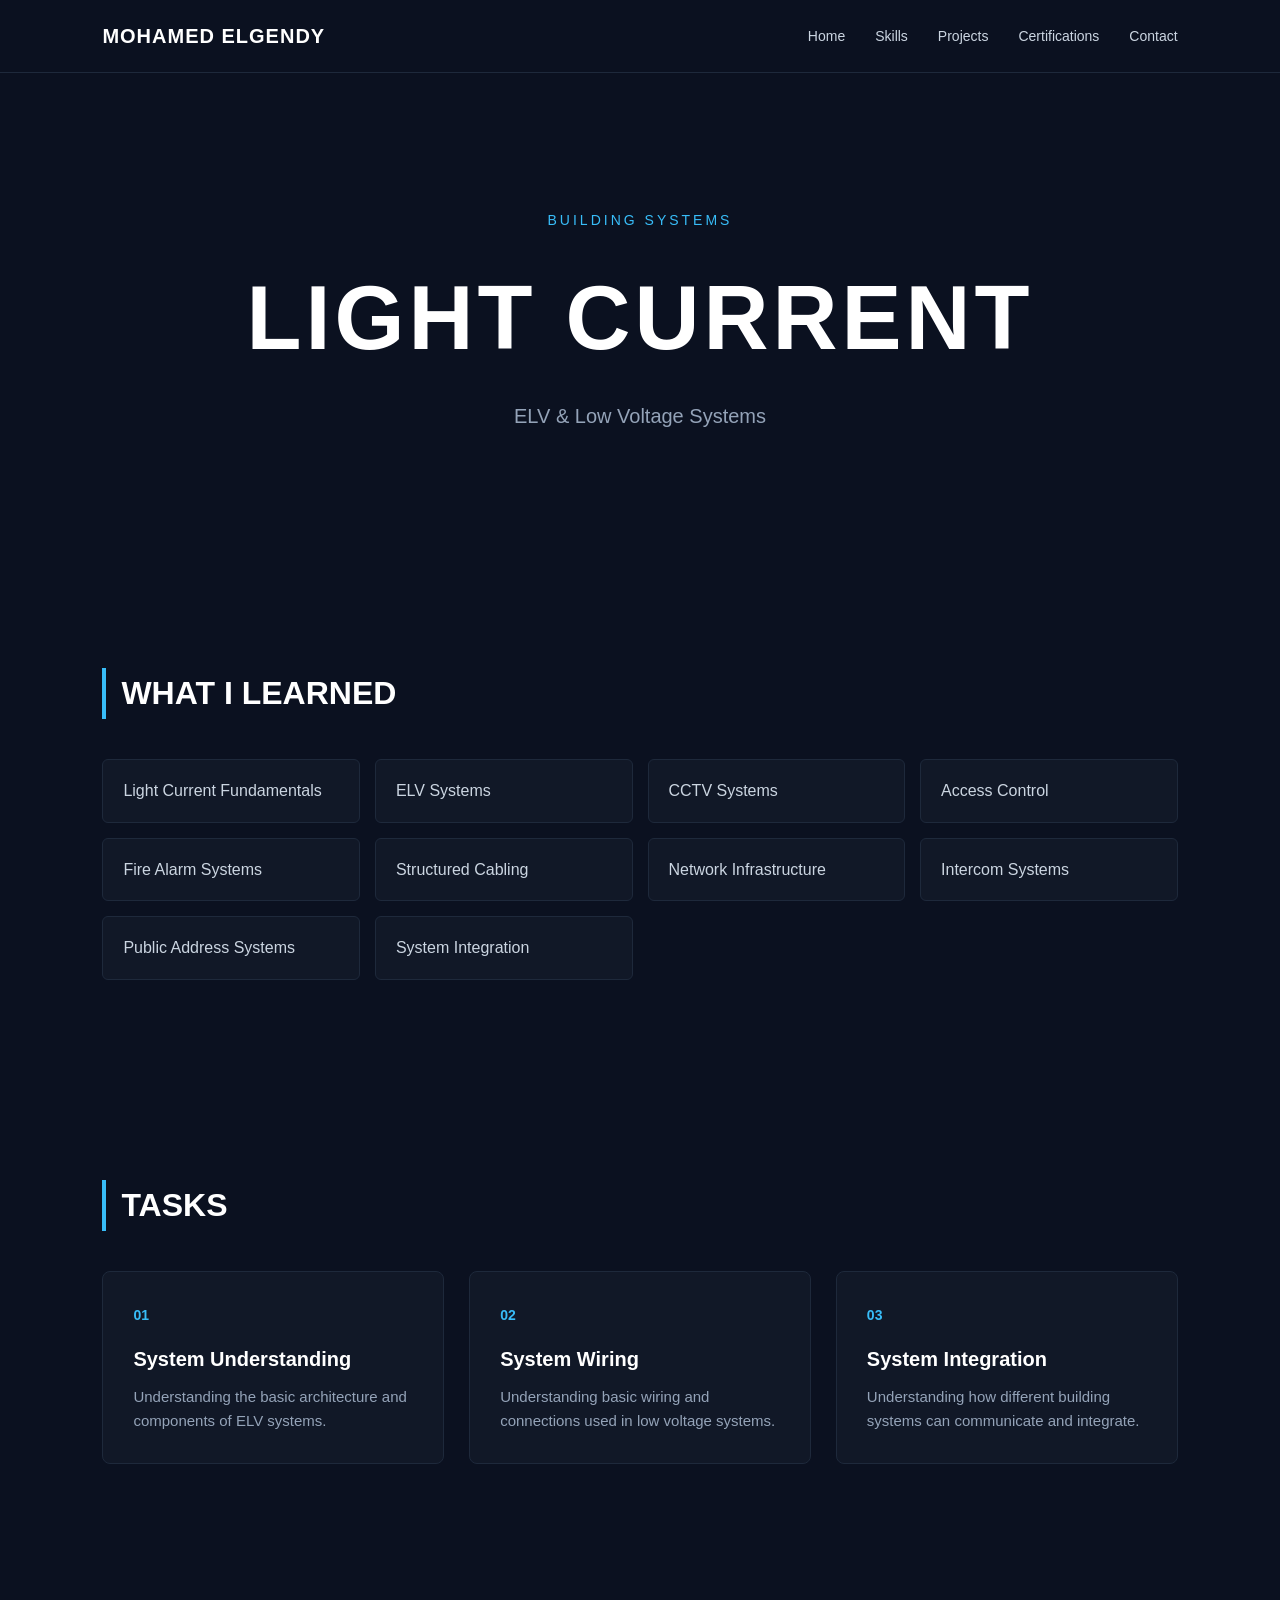
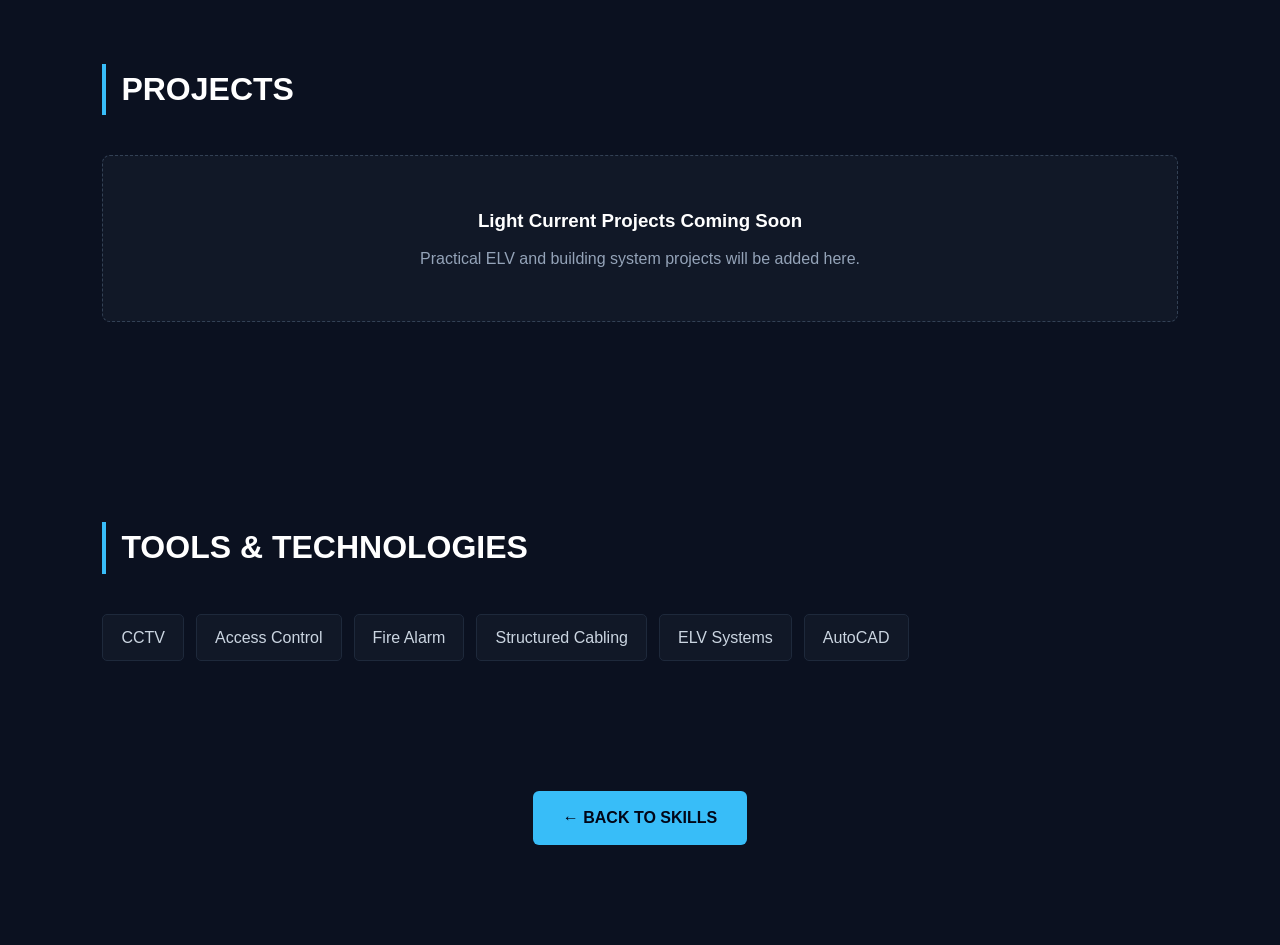
<file: skills/light-current.html>
<!DOCTYPE html>
<html lang="en">

<head>

    <meta charset="UTF-8">
    <meta name="viewport" content="width=device-width, initial-scale=1.0">

    <title>Light Current | Mohamed ElGendy</title>

    <link rel="stylesheet" href="../style.css">

</head>

<body>

    <nav>

        <div class="logo">
            MOHAMED ELGENDY
        </div>

        <div class="nav-links">
            <a href="../index.html">Home</a>
            <a href="../index.html#skills">Skills</a>
            <a href="../index.html#projects">Projects</a>
            <a href="../index.html#certifications">Certifications</a>
            <a href="../index.html#contact">Contact</a>
        </div>

    </nav>


    <header class="skill-hero">

        <p class="hero-small">
            BUILDING SYSTEMS
        </p>

        <h1>
            LIGHT CURRENT
        </h1>

        <p>
            ELV & Low Voltage Systems
        </p>

    </header>


    <section>

        <h2>WHAT I LEARNED</h2>

        <div class="learning-list">

            <div>Light Current Fundamentals</div>

            <div>ELV Systems</div>

            <div>CCTV Systems</div>

            <div>Access Control</div>

            <div>Fire Alarm Systems</div>

            <div>Structured Cabling</div>

            <div>Network Infrastructure</div>

            <div>Intercom Systems</div>

            <div>Public Address Systems</div>

            <div>System Integration</div>

        </div>

    </section>


    <section>

        <h2>TASKS</h2>

        <div class="task-container">

            <div class="task-card">

                <span>01</span>

                <h3>System Understanding</h3>

                <p>
                    Understanding the basic architecture
                    and components of ELV systems.
                </p>

            </div>


            <div class="task-card">

                <span>02</span>

                <h3>System Wiring</h3>

                <p>
                    Understanding basic wiring and
                    connections used in low voltage systems.
                </p>

            </div>


            <div class="task-card">

                <span>03</span>

                <h3>System Integration</h3>

                <p>
                    Understanding how different building
                    systems can communicate and integrate.
                </p>

            </div>

        </div>

    </section>


    <section>

        <h2>PROJECTS</h2>

        <div class="project-placeholder">

            <h3>
                Light Current Projects Coming Soon
            </h3>

            <p>
                Practical ELV and building system
                projects will be added here.
            </p>

        </div>

    </section>


    <section>

        <h2>TOOLS & TECHNOLOGIES</h2>

        <div class="tools-list">

            <span>CCTV</span>
            <span>Access Control</span>
            <span>Fire Alarm</span>
            <span>Structured Cabling</span>
            <span>ELV Systems</span>
            <span>AutoCAD</span>

        </div>

    </section>


    <section class="back-section">

        <a href="../index.html#skills" class="hero-button">
            ← BACK TO SKILLS
        </a>

    </section>


</body>

</html>
</file>
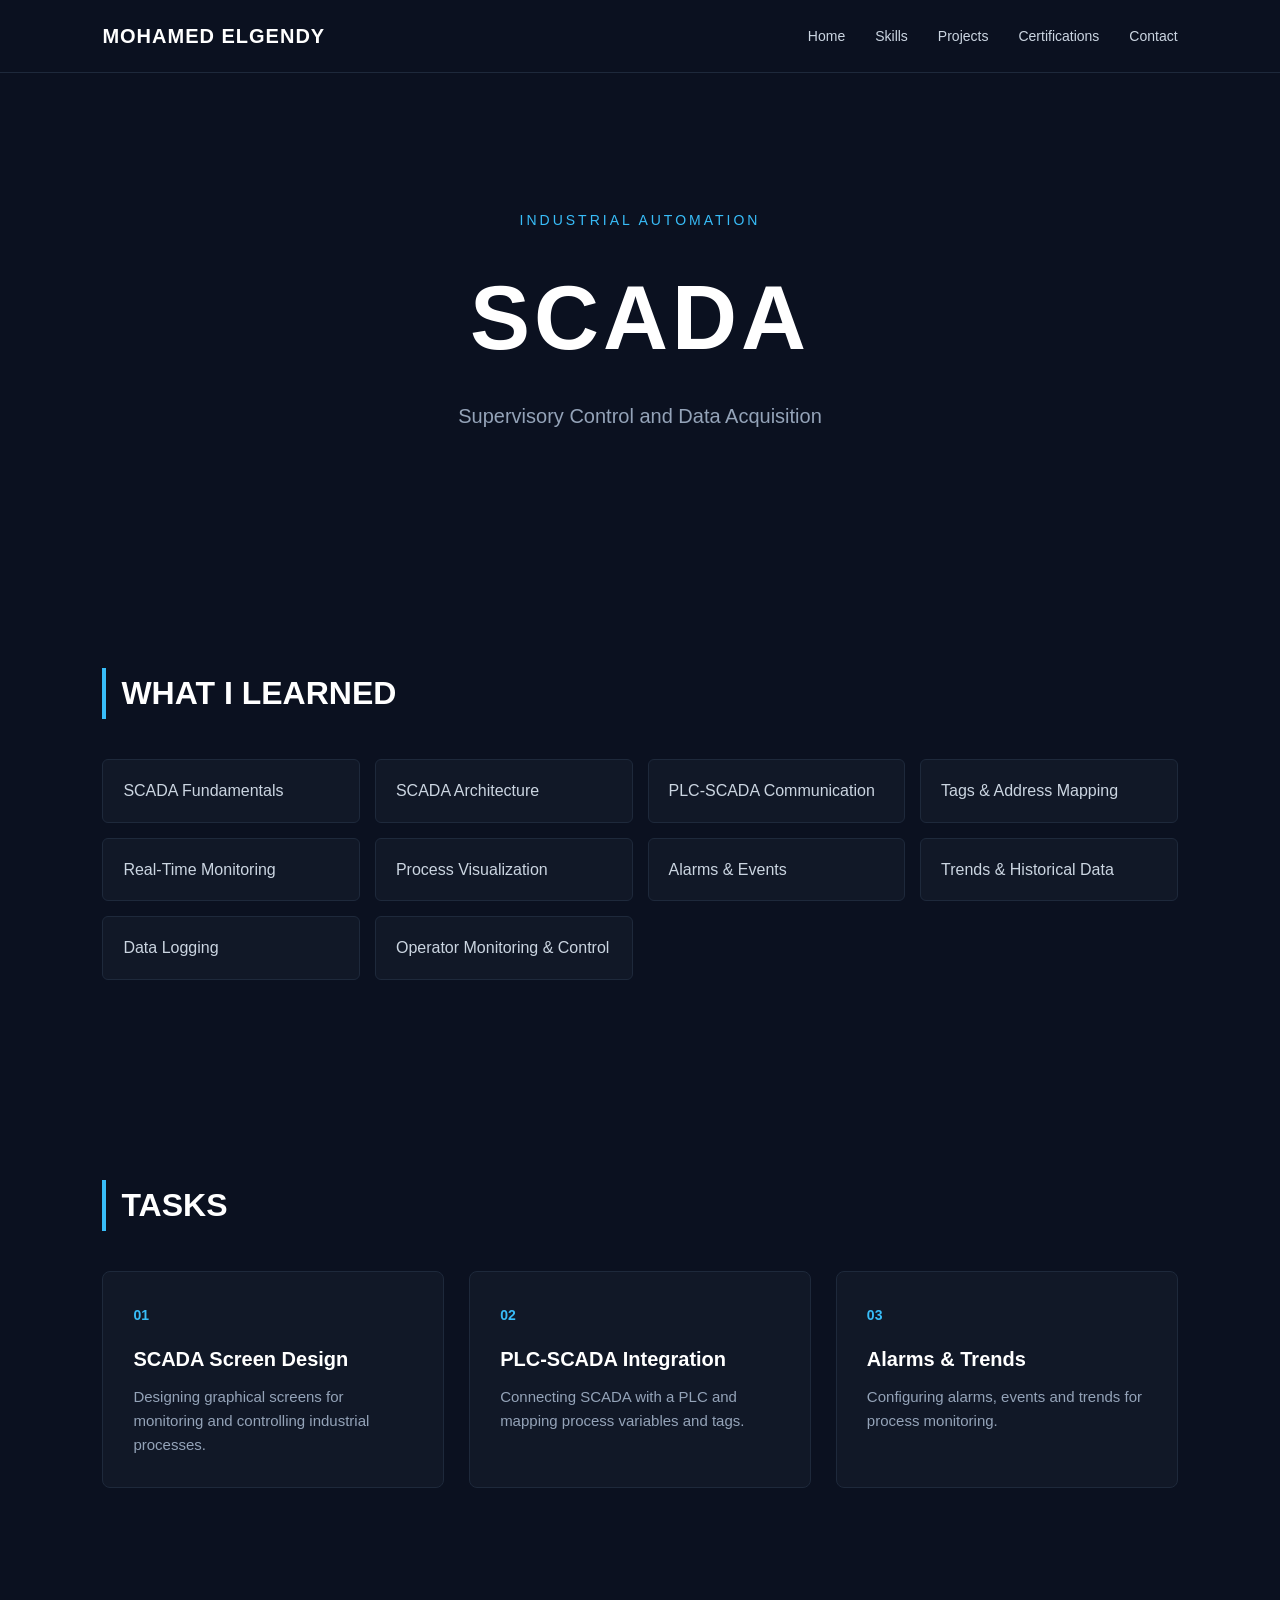
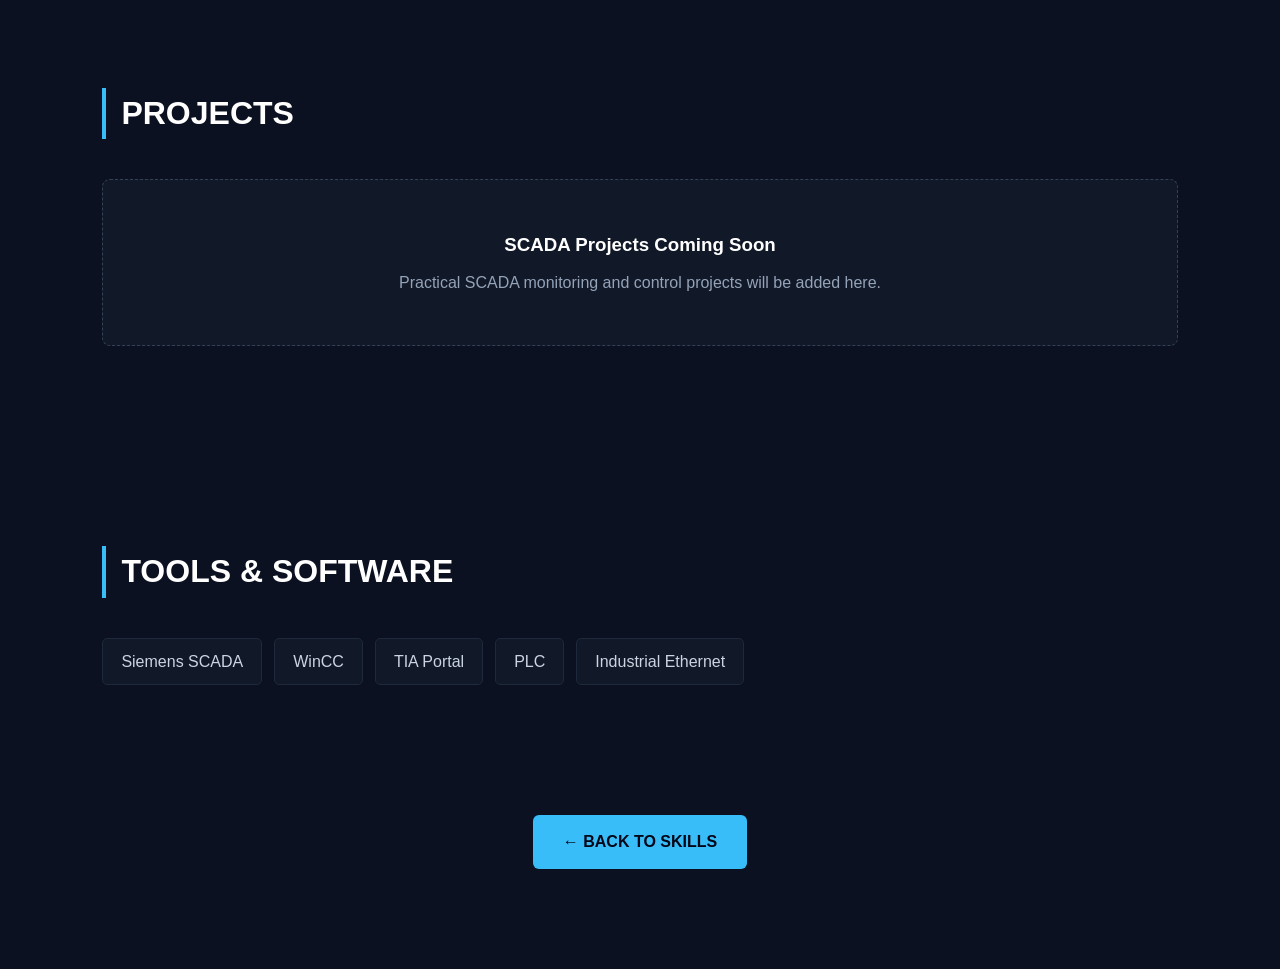
<file: skills/scada.html>
<!DOCTYPE html>
<html lang="en">

<head>

    <meta charset="UTF-8">
    <meta name="viewport" content="width=device-width, initial-scale=1.0">

    <title>SCADA | Mohamed ElGendy</title>

    <link rel="stylesheet" href="../style.css">

</head>


<body>


    <!-- Navigation -->

    <nav>

        <div class="logo">
            MOHAMED ELGENDY
        </div>

        <div class="nav-links">

            <a href="../index.html">Home</a>
            <a href="../index.html#skills">Skills</a>
            <a href="../index.html#projects">Projects</a>
            <a href="../index.html#certifications">Certifications</a>
            <a href="../index.html#contact">Contact</a>

        </div>

    </nav>



    <!-- Skill Hero -->

    <header class="skill-hero">

        <p class="hero-small">
            INDUSTRIAL AUTOMATION
        </p>

        <h1>
            SCADA
        </h1>

        <p>
            Supervisory Control and Data Acquisition
        </p>

    </header>



    <!-- What I Learned -->

    <section>

        <h2>
            WHAT I LEARNED
        </h2>


        <div class="learning-list">

            <div>SCADA Fundamentals</div>

            <div>SCADA Architecture</div>

            <div>PLC-SCADA Communication</div>

            <div>Tags & Address Mapping</div>

            <div>Real-Time Monitoring</div>

            <div>Process Visualization</div>

            <div>Alarms & Events</div>

            <div>Trends & Historical Data</div>

            <div>Data Logging</div>

            <div>Operator Monitoring & Control</div>

        </div>

    </section>



    <!-- Tasks -->

    <section>

        <h2>
            TASKS
        </h2>


        <div class="task-container">


            <div class="task-card">

                <span>01</span>

                <h3>
                    SCADA Screen Design
                </h3>

                <p>
                    Designing graphical screens for
                    monitoring and controlling industrial processes.
                </p>

            </div>


            <div class="task-card">

                <span>02</span>

                <h3>
                    PLC-SCADA Integration
                </h3>

                <p>
                    Connecting SCADA with a PLC and
                    mapping process variables and tags.
                </p>

            </div>


            <div class="task-card">

                <span>03</span>

                <h3>
                    Alarms & Trends
                </h3>

                <p>
                    Configuring alarms, events and
                    trends for process monitoring.
                </p>

            </div>


        </div>

    </section>



    <!-- Projects -->

    <section>

        <h2>
            PROJECTS
        </h2>


        <div class="project-placeholder">

            <h3>
                SCADA Projects Coming Soon
            </h3>

            <p>
                Practical SCADA monitoring and
                control projects will be added here.
            </p>

        </div>

    </section>



    <!-- Tools -->

    <section>

        <h2>
            TOOLS & SOFTWARE
        </h2>


        <div class="tools-list">

            <span>Siemens SCADA</span>

            <span>WinCC</span>

            <span>TIA Portal</span>

            <span>PLC</span>

            <span>Industrial Ethernet</span>

        </div>

    </section>



    <!-- Back -->

    <section class="back-section">

        <a href="../index.html#skills" class="hero-button">
            ← BACK TO SKILLS
        </a>

    </section>



</body>

</html>
</file>
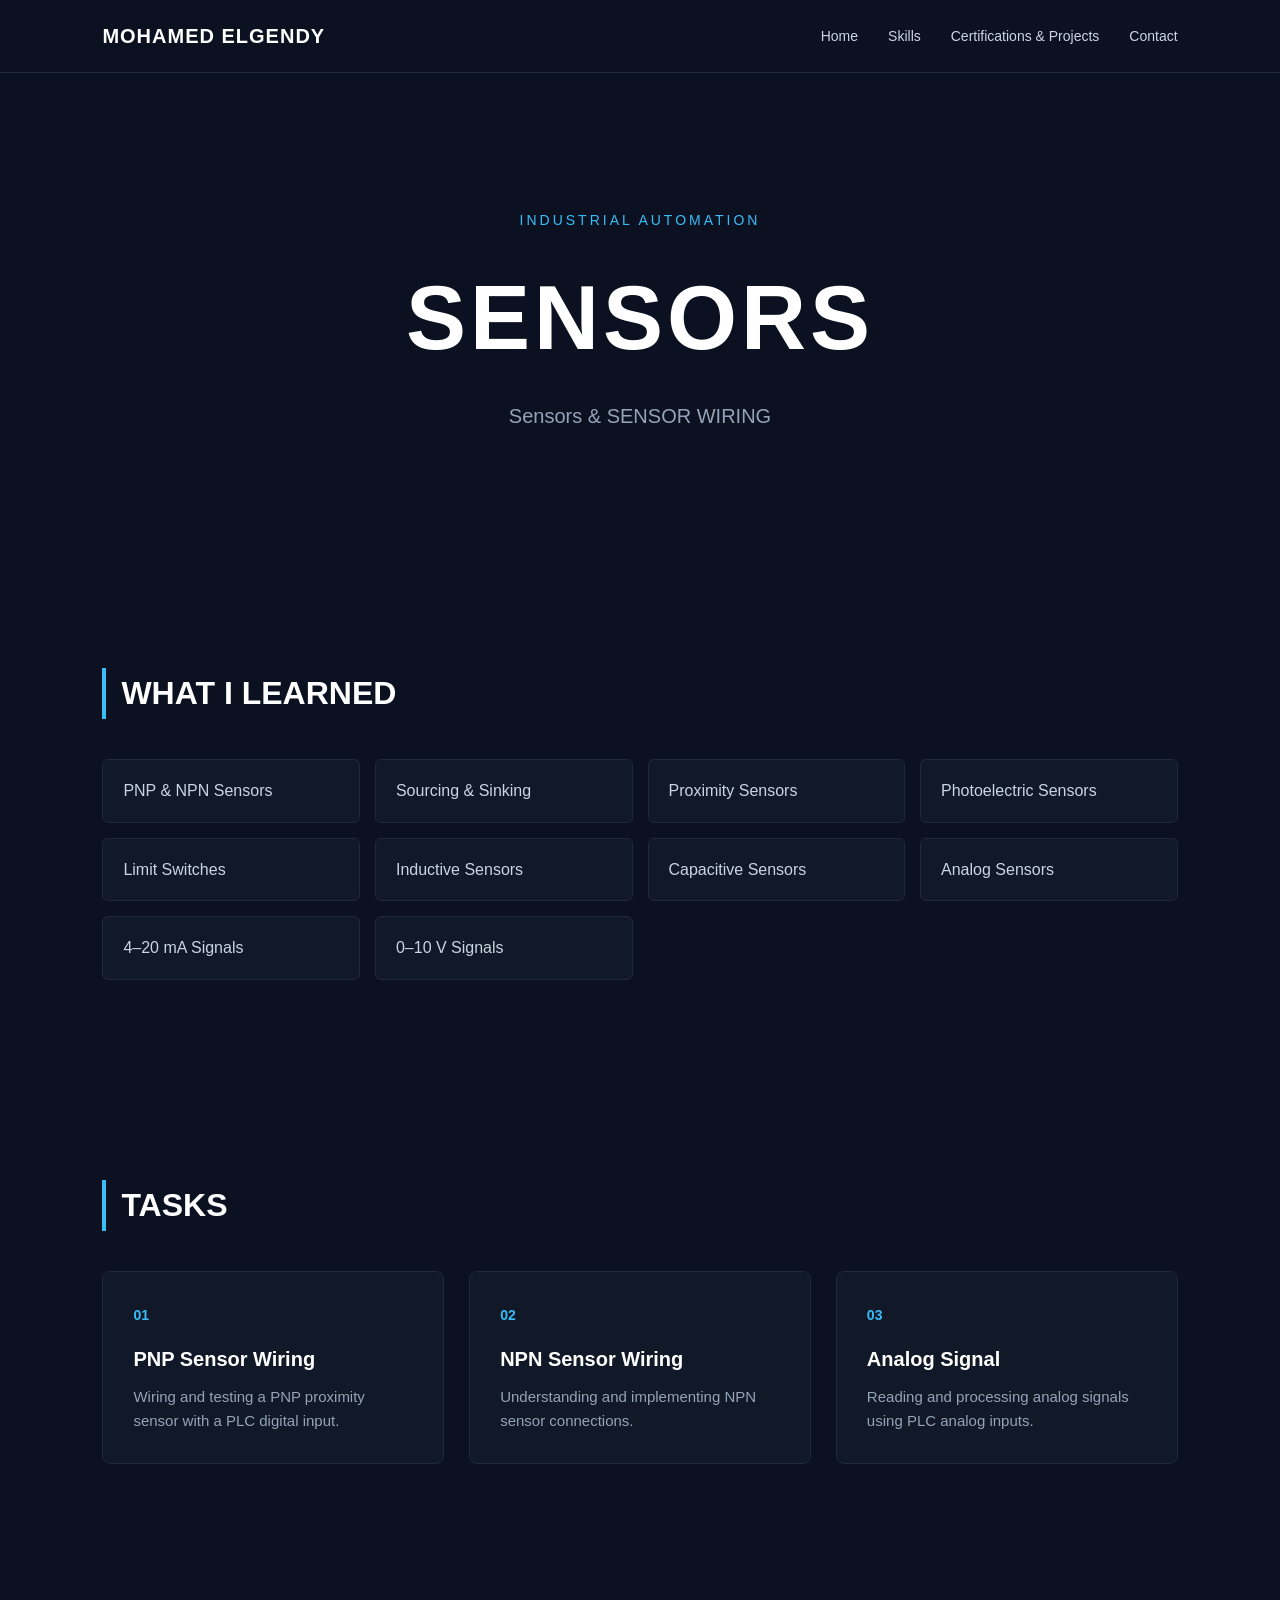
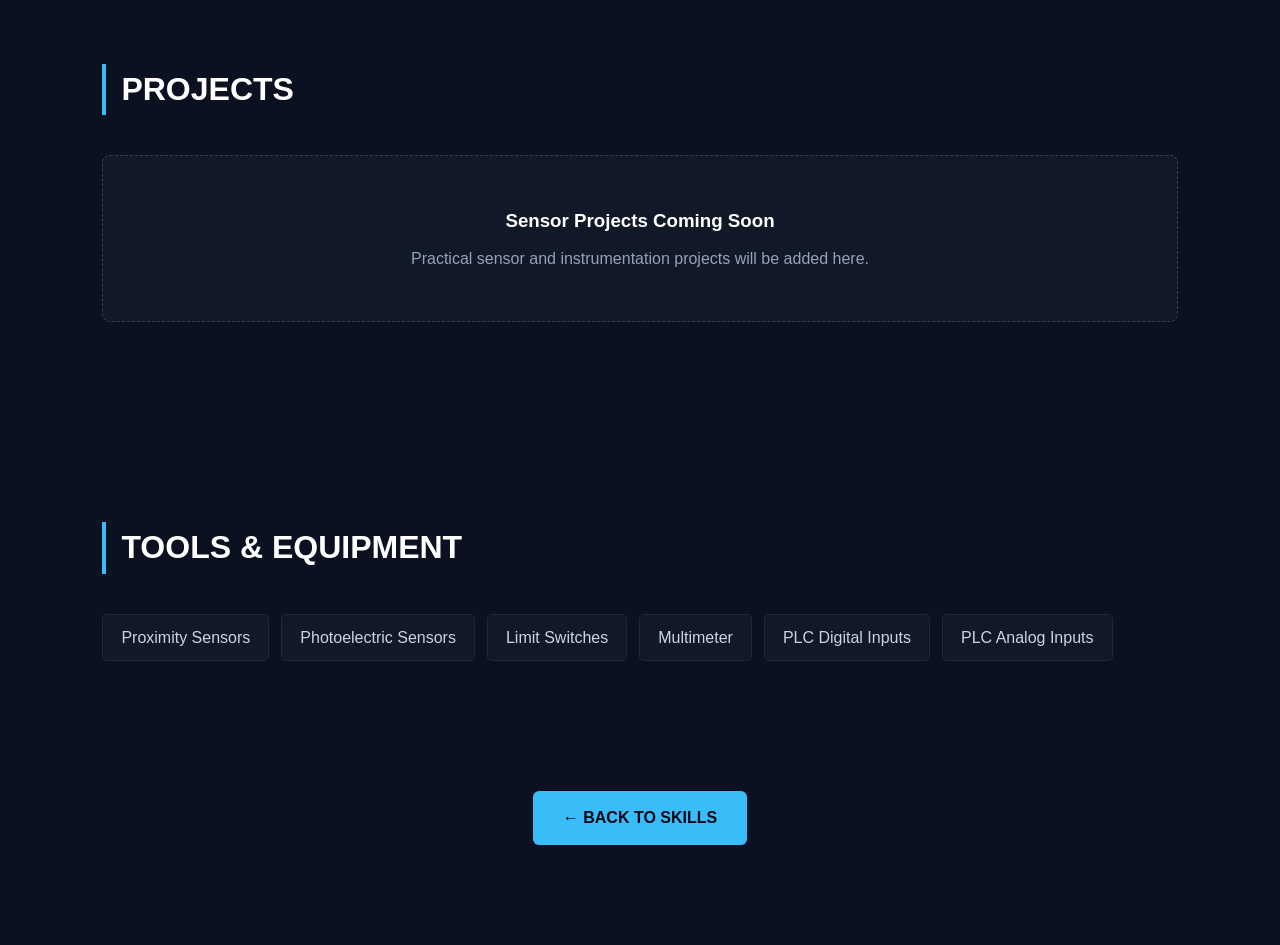
<file: skills/sensors.html>
<!DOCTYPE html>
<html lang="en">

<head>
    <meta charset="UTF-8">
    <meta name="viewport" content="width=device-width, initial-scale=1.0">

    <title>Sensors & Instrumentation | Mohamed ElGendy</title>

    <link rel="stylesheet" href="../style.css">
</head>

<body>

    <nav>

        <div class="logo">
            MOHAMED ELGENDY
        </div>

        <div class="nav-links">
            <a href="../index.html">Home</a>
            <a href="../index.html#skills">Skills</a>
            <a href="../index.html#projects">Certifications & Projects</a>
     
            <a href="../index.html#contact">Contact</a>
        </div>

    </nav>


    <!-- Skill Hero -->

    <header class="skill-hero">

        <p class="hero-small">
            INDUSTRIAL AUTOMATION
        </p>

        <h1>SENSORS</h1>

        <p>
            Sensors & SENSOR WIRING
        </p>

    </header>


    <!-- What I Learned -->

    <section>

        <h2>WHAT I LEARNED</h2>

        <div class="learning-list">

            <div>PNP & NPN Sensors</div>

            <div>Sourcing & Sinking</div>

            <div>Proximity Sensors</div>

            <div>Photoelectric Sensors</div>

            <div>Limit Switches</div>

            <div>Inductive Sensors</div>

            <div>Capacitive Sensors</div>

            <div>Analog Sensors</div>

            <div>4–20 mA Signals</div>

            <div>0–10 V Signals</div>

        </div>

    </section>


    <!-- Tasks -->

    <section>

        <h2>TASKS</h2>

        <div class="task-container">

            <div class="task-card">

                <span>01</span>

                <h3>PNP Sensor Wiring</h3>

                <p>
                    Wiring and testing a PNP proximity
                    sensor with a PLC digital input.
                </p>

            </div>


            <div class="task-card">

                <span>02</span>

                <h3>NPN Sensor Wiring</h3>

                <p>
                    Understanding and implementing
                    NPN sensor connections.
                </p>

            </div>


            <div class="task-card">

                <span>03</span>

                <h3>Analog Signal</h3>

                <p>
                    Reading and processing analog
                    signals using PLC analog inputs.
                </p>

            </div>

        </div>

    </section>


    <!-- Projects -->

    <section>

        <h2>PROJECTS</h2>

        <div class="project-placeholder">

            <h3>Sensor Projects Coming Soon</h3>

            <p>
                Practical sensor and instrumentation
                projects will be added here.
            </p>

        </div>

    </section>


    <!-- Tools -->

    <section>

        <h2>TOOLS & EQUIPMENT</h2>

        <div class="tools-list">

            <span>Proximity Sensors</span>
            <span>Photoelectric Sensors</span>
            <span>Limit Switches</span>
            <span>Multimeter</span>
            <span>PLC Digital Inputs</span>
            <span>PLC Analog Inputs</span>

        </div>

    </section>


    <!-- Back -->

    <section class="back-section">

        <a href="../index.html#skills" class="hero-button">
            ← BACK TO SKILLS
        </a>

    </section>


</body>

</html>
</file>
<file: style.css>
/* =========================
   GENERAL
========================= */

* {
    margin: 0;
    padding: 0;
    box-sizing: border-box;
}

html {
    scroll-behavior: smooth;
}

body {
    font-family: Arial, Helvetica, sans-serif;
    background: #0b1120;
    color: #ffffff;
    line-height: 1.6;
}


/* =========================
   NAVIGATION
========================= */

nav {
    width: 100%;
    padding: 20px 8%;

    display: flex;
    justify-content: space-between;
    align-items: center;

    background: #0b1120;
    border-bottom: 1px solid #1e293b;

    position: sticky;
    top: 0;
    z-index: 1000;
}

.logo {
    font-size: 20px;
    font-weight: bold;
    letter-spacing: 1px;
}

.nav-links {
    display: flex;
    gap: 30px;
}

.nav-links a {
    color: #cbd5e1;
    text-decoration: none;
    font-size: 14px;
    transition: 0.3s;
}

.nav-links a:hover {
    color: #38bdf8;
}


/* =========================
   HERO
========================= */

.hero {
    min-height: 90vh;

    display: flex;
    justify-content: center;
    align-items: center;

    padding: 80px 8%;

    text-align: center;
}

.hero-content {
    width: 100%;
    max-width: 1000px;

    display: flex;
    flex-direction: column;
    align-items: center;
    justify-content: center;

    gap: 30px;
}

.hero-small {
    color: #38bdf8;
    font-size: 14px;
    letter-spacing: 3px;
    margin-bottom: 15px;
}

.hero-image {
    display: flex;
    justify-content: center;
    align-items: center;
}

.hero-image img {
    width: 300px;
    height: 300px;

    object-fit: cover;

    border-radius: 50%;

    border: 2px solid #38bdf8;

    box-shadow:
        0 0 40px rgba(56, 189, 248, 0.15);
}

.hero-text {
    width: 100%;
    max-width: 1000px;
    text-align: center;
}

.hero-text h1 {
    font-size: clamp(42px, 6vw, 72px);

    white-space: nowrap;

    letter-spacing: 3px;

    margin-bottom: 10px;
}

.hero-text h2 {
    color: #38bdf8;

    font-size: clamp(22px, 3vw, 34px);

    margin-bottom: 20px;
}

.hero-description {
    color: #94a3b8;

    font-size: 17px;

    margin-bottom: 35px;

    line-height: 1.8;
}

.hero-button {
    display: inline-block;

    padding: 14px 30px;

    background: #38bdf8;
    color: #020617;

    text-decoration: none;
    font-weight: bold;

    border-radius: 6px;

    transition: 0.3s;
}

.hero-button:hover {
    transform: translateY(-3px);
    background: #7dd3fc;
}


/* =========================
   SECTIONS
========================= */

section {
    padding: 100px 8%;
    max-width: 1400px;
    margin: auto;
}

section > h2 {
    font-size: 32px;
    margin-bottom: 40px;

    border-left: 4px solid #38bdf8;
    padding-left: 15px;
}

section p {
    color: #94a3b8;
    max-width: 800px;
}


/* =========================
   ABOUT
========================= */

.about-section {
    padding: 100px 20px;
    max-width: 1200px;
    margin: 0 auto;
}

.about-content {
    display: grid;

    grid-template-columns: 1.5fr 1fr;

    gap: 60px;

    align-items: center;
}

.about-text h3 {
    font-size: 30px;

    margin-bottom: 25px;

    color: #38bdf8;
}

.about-text p {
    font-size: 17px;

    line-height: 1.8;

    color: #cbd5e1;

    margin-bottom: 20px;
}

.about-info {
    display: flex;
    flex-direction: column;
    gap: 25px;
}

.info-box {
    padding: 25px;

    border: 1px solid #1e293b;

    border-radius: 12px;

    background: #111827;
}

.info-box h4 {
    color: #38bdf8;

    font-size: 16px;

    margin-bottom: 12px;

    letter-spacing: 1px;
}

.info-box p {
    color: #cbd5e1;

    line-height: 1.7;

    margin: 0;
}


/* =========================
   SKILLS
========================= */

.skills-container {
    display: grid;

    grid-template-columns:
        repeat(
            auto-fit,
            minmax(220px, 1fr)
        );

    gap: 20px;
}

.skill-card {
    background: #111827;

    border: 1px solid #1e293b;

    padding: 30px 20px;

    min-height: 130px;

    display: flex;

    align-items: center;

    justify-content: center;

    text-align: center;

    border-radius: 8px;

    transition: 0.3s;

    text-decoration: none;

    color: #ffffff;
}

.skill-card h3 {
    font-size: 16px;

    letter-spacing: 0.5px;

    color: #ffffff;
}

.skill-card:hover {
    transform: translateY(-6px);

    border-color: #38bdf8;
}


/* =========================
   PROJECTS
========================= */

#projects {
    border-top: 1px solid #1e293b;
}

.projects-container {
    display: grid;

    grid-template-columns:
        repeat(3, 1fr);

    gap: 25px;

    margin-top: 40px;
}

.project-card {
    min-height: 180px;

    display: flex;

    flex-direction: column;

    justify-content: flex-start;

    padding: 30px;

    border: 1px solid #1e293b;

    border-radius: 12px;

    background: #111827;

    transition: 0.3s ease;
}

.project-card:hover {
    transform: translateY(-5px);

    border-color: #38bdf8;
}

.project-card h3 {
    margin-bottom: 12px;

    font-size: 20px;
}

.project-card p {
    color: #94a3b8;

    line-height: 1.6;

    font-size: 14px;
}

.card-type {
    display: inline-block;

    margin-bottom: 15px;

    font-size: 12px;

    letter-spacing: 1.5px;

    color: #38bdf8;
}

.certification-card {
    cursor: pointer;
}


/* =========================
   CERTIFICATIONS
========================= */

#certifications {
    border-top: 1px solid #1e293b;
}


/* =========================
   CERTIFICATE LIGHTBOX
========================= */

.certificate-lightbox {
    display: none;

    position: fixed;

    z-index: 9999;

    inset: 0;

    background: rgba(0, 0, 0, 0.88);

    align-items: center;

    justify-content: center;

    padding: 30px;
}

.certificate-lightbox.active {
    display: flex;
}

.certificate-lightbox img {
    max-width: 90%;

    max-height: 90vh;

    object-fit: contain;

    border-radius: 10px;

    box-shadow:
        0 0 40px rgba(0, 0, 0, 0.6);

    animation:
        certificateZoom 0.25s ease;
}

.lightbox-close {
    position: absolute;

    top: 20px;

    right: 30px;

    width: 45px;

    height: 45px;

    border: none;

    border-radius: 50%;

    background: rgba(255, 255, 255, 0.1);

    color: white;

    font-size: 32px;

    line-height: 40px;

    cursor: pointer;

    transition: 0.2s ease;
}

.lightbox-close:hover {
    background: rgba(255, 255, 255, 0.2);

    transform: scale(1.1);
}

@keyframes certificateZoom {

    from {
        transform: scale(0.9);
        opacity: 0;
    }

    to {
        transform: scale(1);
        opacity: 1;
    }

}


/* =========================
   CONTACT
========================= */

#contact {
    border-top: 1px solid #1e293b;

    padding-bottom: 60px;
}

.contact-section {
    padding: 100px 20px;

    max-width: 1200px;

    margin: 0 auto;
}

.contact-section .section-title {
    text-align: center;

    margin-bottom: 60px;
}

.contact-section .section-title h2 {
    font-size: 38px;

    margin-bottom: 10px;
}

.contact-section .section-title p {
    color: #38bdf8;

    font-size: 14px;

    letter-spacing: 2px;
}

.contact-container {
    display: grid;

    grid-template-columns:
        repeat(4, 1fr);

    gap: 25px;
}

.contact-card {
    padding: 30px 20px;

    background: #111827;

    border: 1px solid #1e293b;

    border-radius: 12px;

    text-align: center;

    transition: 0.3s ease;
}

.contact-card:hover {
    transform: translateY(-6px);

    border-color: #38bdf8;

    box-shadow:
        0 10px 30px
        rgba(56, 189, 248, 0.08);
}

.contact-icon {
    display: flex;

    align-items: center;

    justify-content: center;

    width: 55px;

    height: 55px;

    margin: 0 auto 20px;

    border-radius: 50%;

    background:
        rgba(56, 189, 248, 0.08);

    color: #38bdf8;

    font-size: 20px;

    font-weight: bold;
}

.contact-card h3 {
    margin-bottom: 12px;

    font-size: 15px;

    letter-spacing: 1px;

    color: #f8fafc;
}

.contact-card a {
    color: #94a3b8;

    text-decoration: none;

    font-size: 14px;

    transition: 0.2s ease;

    word-break: break-word;
}

.contact-card a:hover {
    color: #38bdf8;
}


/* =========================
   CV BUTTONS
========================= */

.cv-actions {
    display: flex;

    justify-content: center;

    gap: 20px;

    margin-top: 50px;
}

.cv-button {
    display: inline-block;

    padding: 14px 30px;

    border: 1px solid #38bdf8;

    border-radius: 8px;

    color: #38bdf8;

    text-decoration: none;

    font-size: 14px;

    font-weight: bold;

    letter-spacing: 1px;

    transition: 0.3s ease;
}

.cv-button:first-child {
    background: #38bdf8;

    color: #020617;
}

.cv-button:hover {
    background: #38bdf8;

    color: #020617;

    transform: translateY(-3px);

    box-shadow:
        0 8px 25px
        rgba(56, 189, 248, 0.15);
}


/* =========================
   SKILL PAGE
========================= */

.skill-hero {
    min-height: 55vh;

    display: flex;

    flex-direction: column;

    justify-content: center;

    align-items: center;

    text-align: center;

    padding: 80px 20px;
}

.skill-hero h1 {
    font-size:
        clamp(50px, 8vw, 90px);

    letter-spacing: 4px;

    margin-bottom: 10px;
}

.skill-hero p:last-child {
    color: #94a3b8;

    font-size: 20px;
}


/* =========================
   LEARNING LIST
========================= */

.learning-list {
    display: grid;

    grid-template-columns:
        repeat(
            auto-fit,
            minmax(220px, 1fr)
        );

    gap: 15px;
}

.learning-list div {
    background: #111827;

    border: 1px solid #1e293b;

    padding: 18px 20px;

    border-radius: 6px;

    color: #cbd5e1;

    transition: 0.3s;
}

.learning-list div:hover {
    border-color: #38bdf8;

    transform: translateY(-3px);
}


/* =========================
   TASKS
========================= */

.task-container {
    display: grid;

    grid-template-columns:
        repeat(
            auto-fit,
            minmax(260px, 1fr)
        );

    gap: 25px;
}

.task-card {
    background: #111827;

    border: 1px solid #1e293b;

    padding: 30px;

    border-radius: 8px;

    transition: 0.3s;
}

.task-card:hover {
    transform: translateY(-5px);

    border-color: #38bdf8;
}

.task-card span {
    color: #38bdf8;

    font-size: 14px;

    font-weight: bold;
}

.task-card h3 {
    margin: 15px 0 10px;

    font-size: 20px;
}

.task-card p {
    color: #94a3b8;

    font-size: 15px;
}


/* =========================
   PROJECT PLACEHOLDER
========================= */

.project-placeholder {
    background: #111827;

    border: 1px dashed #334155;

    padding: 50px 30px;

    text-align: center;

    border-radius: 8px;
}

.project-placeholder h3 {
    margin-bottom: 10px;
}

.project-placeholder p {
    margin: auto;
}


/* =========================
   TOOLS
========================= */

.tools-list {
    display: flex;

    flex-wrap: wrap;

    gap: 12px;
}

.tools-list span {
    background: #111827;

    border: 1px solid #1e293b;

    padding: 10px 18px;

    border-radius: 5px;

    color: #cbd5e1;
}


/* =========================
   BACK BUTTON
========================= */

.back-section {
    text-align: center;

    padding-top: 30px;
}


/* =========================
   COMMUNICATION
========================= */

.communication-title {
    font-size: 48px;
}


/* =========================
   RESPONSIVE - TABLET
========================= */

@media (max-width: 900px) {

    .projects-container {
        grid-template-columns: repeat(2, 1fr);
    }

    .contact-container {
        grid-template-columns: repeat(2, 1fr);
    }

}


/* =========================
   RESPONSIVE - MOBILE
========================= */

@media (max-width: 768px) {

    nav {
        flex-direction: column;

        gap: 15px;
    }

    .nav-links {
        gap: 15px;

        flex-wrap: wrap;

        justify-content: center;
    }

    .hero {
        min-height: 80vh;

        padding: 70px 6%;
    }

    .hero-content {
        gap: 35px;
    }

    .hero-image img {
        width: 250px;

        height: 250px;
    }

    .hero-text {
        text-align: center;
    }

    .hero-text h1 {
        white-space: normal;

        font-size:
            clamp(36px, 10vw, 52px);
    }

    .hero-text h2 {
        font-size: 22px;
    }

    .hero-description {
        font-size: 15px;
    }

    section {
        padding: 70px 6%;
    }

    .about-section {
        padding: 70px 20px;
    }

    .about-content {
        grid-template-columns: 1fr;

        gap: 35px;
    }

    .about-text h3 {
        font-size: 26px;
    }

    .about-text p {
        font-size: 16px;
    }

}


/* =========================
   SMALL MOBILE
========================= */

@media (max-width: 600px) {

    .projects-container {
        grid-template-columns: 1fr;
    }

    .contact-section {
        padding: 70px 20px;
    }

    .contact-section .section-title h2 {
        font-size: 30px;
    }

    .contact-container {
        grid-template-columns: 1fr;

        gap: 18px;
    }

    .contact-card {
        padding: 25px 20px;
    }

    .cv-actions {
        flex-direction: column;

        align-items: center;

        gap: 15px;

        margin-top: 40px;
    }

    .cv-button {
        width: 100%;

        max-width: 280px;

        text-align: center;
    }

}


/* =========================
   CV PAGE
========================= */

.cv-page {
    max-width: 1000px;

    margin: 0 auto;

    padding: 80px 30px;
}

.cv-header {
    text-align: center;

    padding-bottom: 45px;

    border-bottom:
        1px solid #1e293b;
}

.cv-header h1 {
    font-size:
        clamp(38px, 6vw, 60px);

    letter-spacing: 3px;

    margin-bottom: 12px;
}

.cv-header h2 {
    color: #38bdf8;

    font-size: 20px;

    letter-spacing: 1px;

    margin-bottom: 15px;
}

.cv-header p {
    color: #94a3b8;

    font-size: 15px;
}

.cv-section {
    padding: 35px 0;

    border-bottom:
        1px solid #1e293b;
}

.cv-section h3 {
    color: #38bdf8;

    font-size: 18px;

    letter-spacing: 2px;

    margin-bottom: 20px;
}

.cv-section p {
    color: #cbd5e1;

    font-size: 16px;

    line-height: 1.8;
}

.cv-contact {
    display: flex;

    flex-wrap: wrap;

    gap: 15px 35px;
}

.cv-contact span {
    color: #cbd5e1;

    font-size: 15px;
}

.cv-item h4 {
    color: #f8fafc;

    font-size: 18px;

    margin-bottom: 8px;
}

.cv-item p {
    margin-bottom: 5px;
}

.cv-skills {
    display: flex;

    flex-wrap: wrap;

    gap: 12px;
}

.cv-skills span {
    padding: 10px 16px;

    background: #111827;

    border: 1px solid #1e293b;

    border-radius: 8px;

    color: #cbd5e1;

    font-size: 14px;

    transition: 0.2s ease;
}

.cv-skills span:hover {
    border-color: #38bdf8;

    color: #38bdf8;
}

.cv-section ul {
    padding-left: 20px;
}

.cv-section li {
    color: #cbd5e1;

    margin-bottom: 10px;

    line-height: 1.6;
}

.cv-actions-page {
    display: flex;

    justify-content: center;

    margin-top: 50px;
}


/* =========================
   CV MOBILE
========================= */

@media (max-width: 600px) {

    .cv-page {
        padding: 50px 20px;
    }

    .cv-header h1 {
        font-size: 38px;
    }

    .cv-header h2 {
        font-size: 17px;
    }

    .cv-contact {
        flex-direction: column;

        gap: 10px;
    }

    .cv-section {
        padding: 28px 0;
    }

}

/* Relay Image Gallery */

.relay-gallery {
    display: none;
    align-items: center;
    justify-content: center;
    gap: 25px;
    width: 100%;
}

.relay-gallery img {
    max-width: 75vw;
    max-height: 75vh;
    object-fit: contain;
    border-radius: 8px;
}

.relay-prev,
.relay-next {
    background: rgba(15, 23, 42, 0.85);
    color: #38bdf8;
    border: 1px solid #38bdf8;
    width: 45px;
    height: 45px;
    border-radius: 50%;
    font-size: 24px;
    cursor: pointer;
    flex-shrink: 0;
}

.relay-prev:hover,
.relay-next:hover {
    background: #38bdf8;
    color: #0b1120;
}

.relay-counter {
    display: none;
    color: #cbd5e1;
    margin-top: 15px;
    font-size: 14px;
}

/* =========================
   ADDITIONAL CIRCUITS HINT
========================= */

.circuits-hint {
    margin-top: 35px;
    padding: 25px 30px;

    background: rgba(56, 189, 248, 0.05);

    border: 1px solid rgba(56, 189, 248, 0.25);
    border-left: 4px solid #38bdf8;

    border-radius: 8px;

    text-align: left;

    transition: 0.3s ease;
}

.circuits-hint:hover {
    border-color: #38bdf8;

    background: rgba(56, 189, 248, 0.08);
}

.circuits-hint h3 {
    color: #38bdf8;

    font-size: 18px;

    margin-bottom: 8px;
}

.circuits-hint p {
    color: #94a3b8;

    font-size: 14px;

    line-height: 1.8;

    max-width: 900px;
}

@media (max-width: 600px) {

    .circuits-hint {
        padding: 20px;
    }

}
</file>
